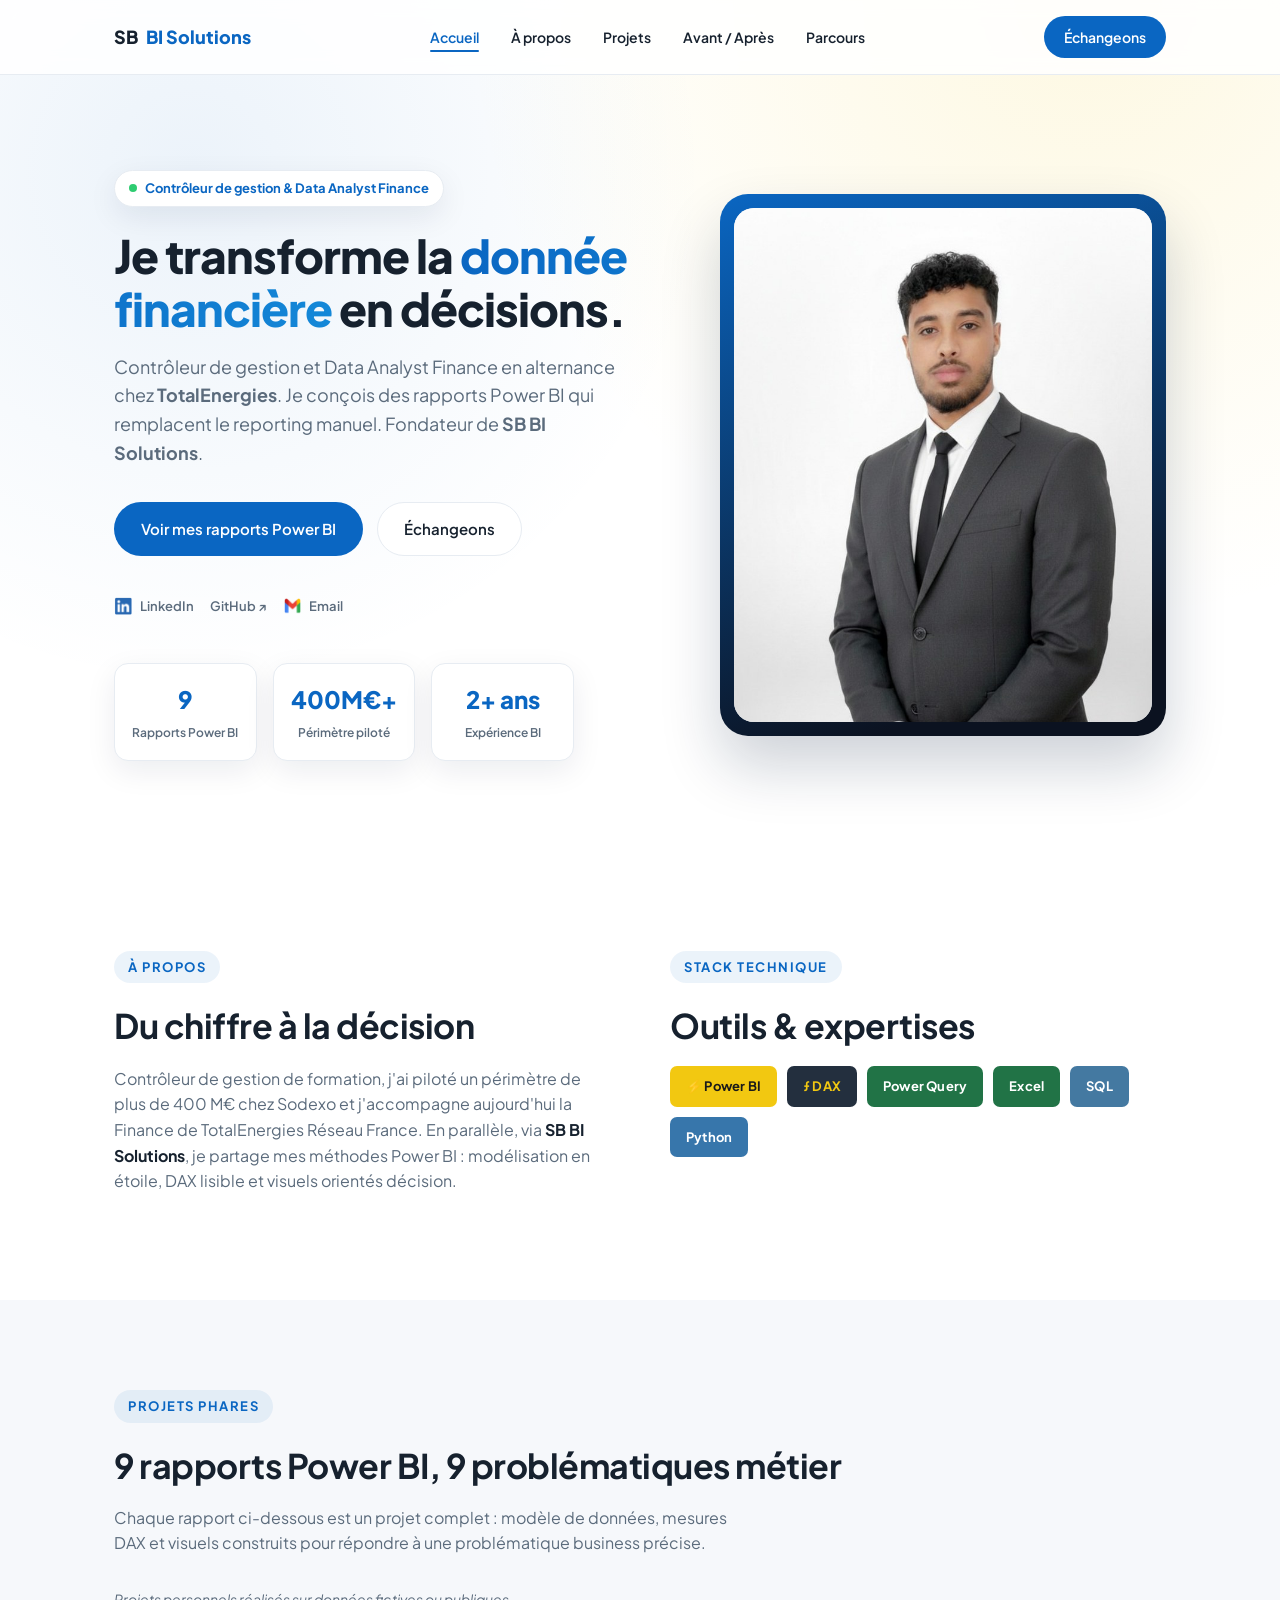
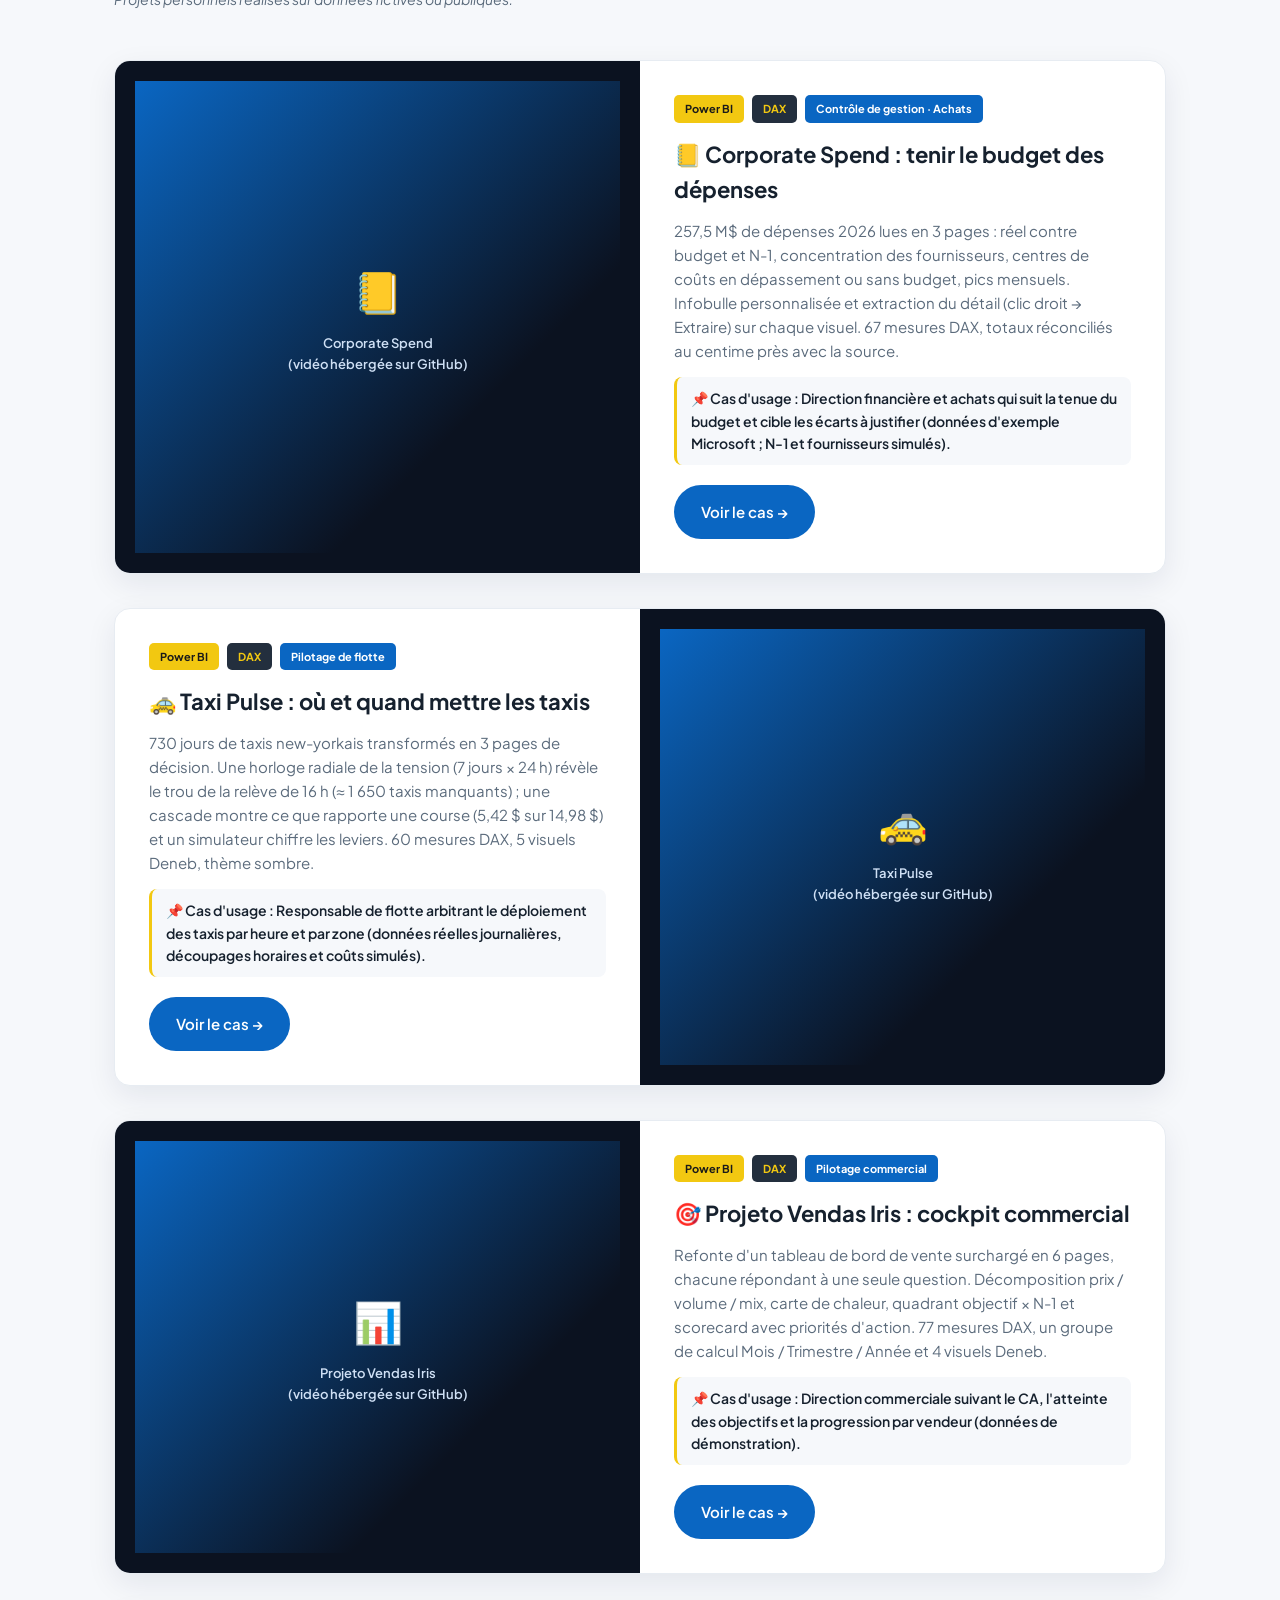
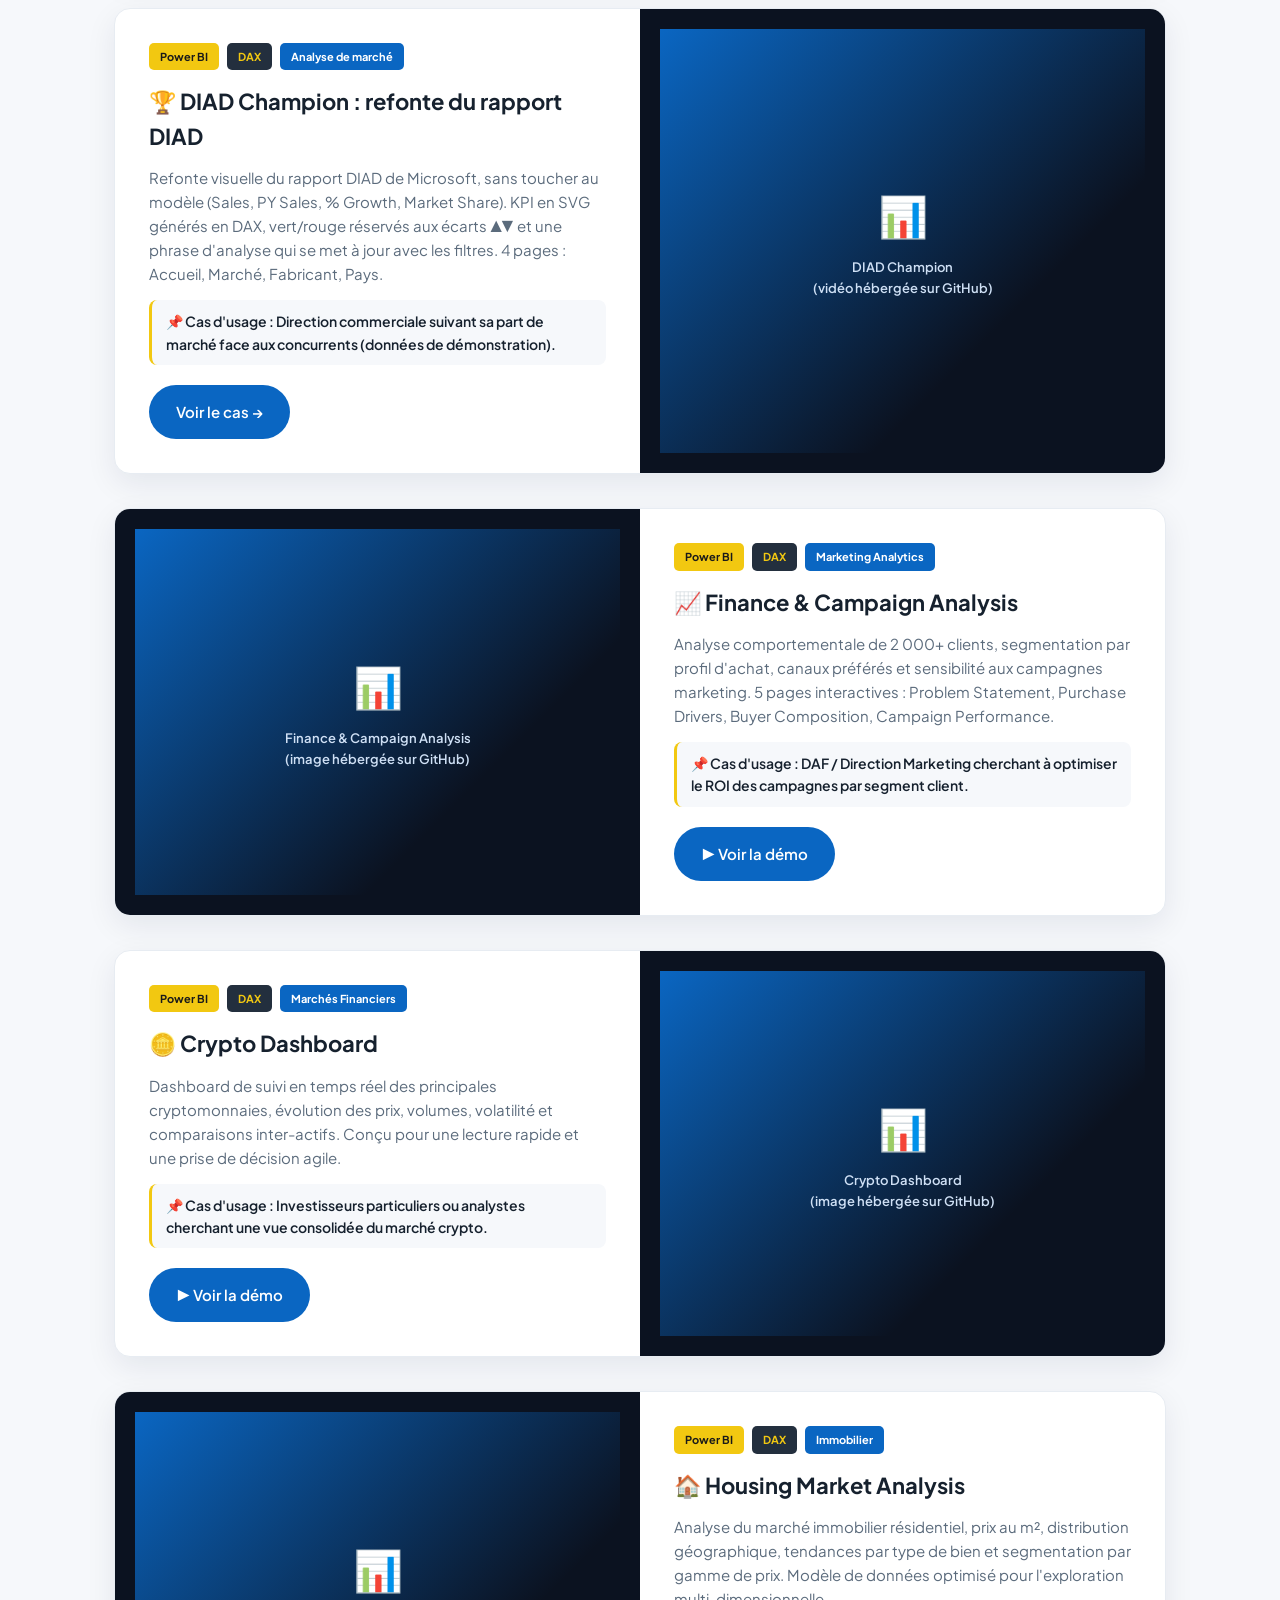
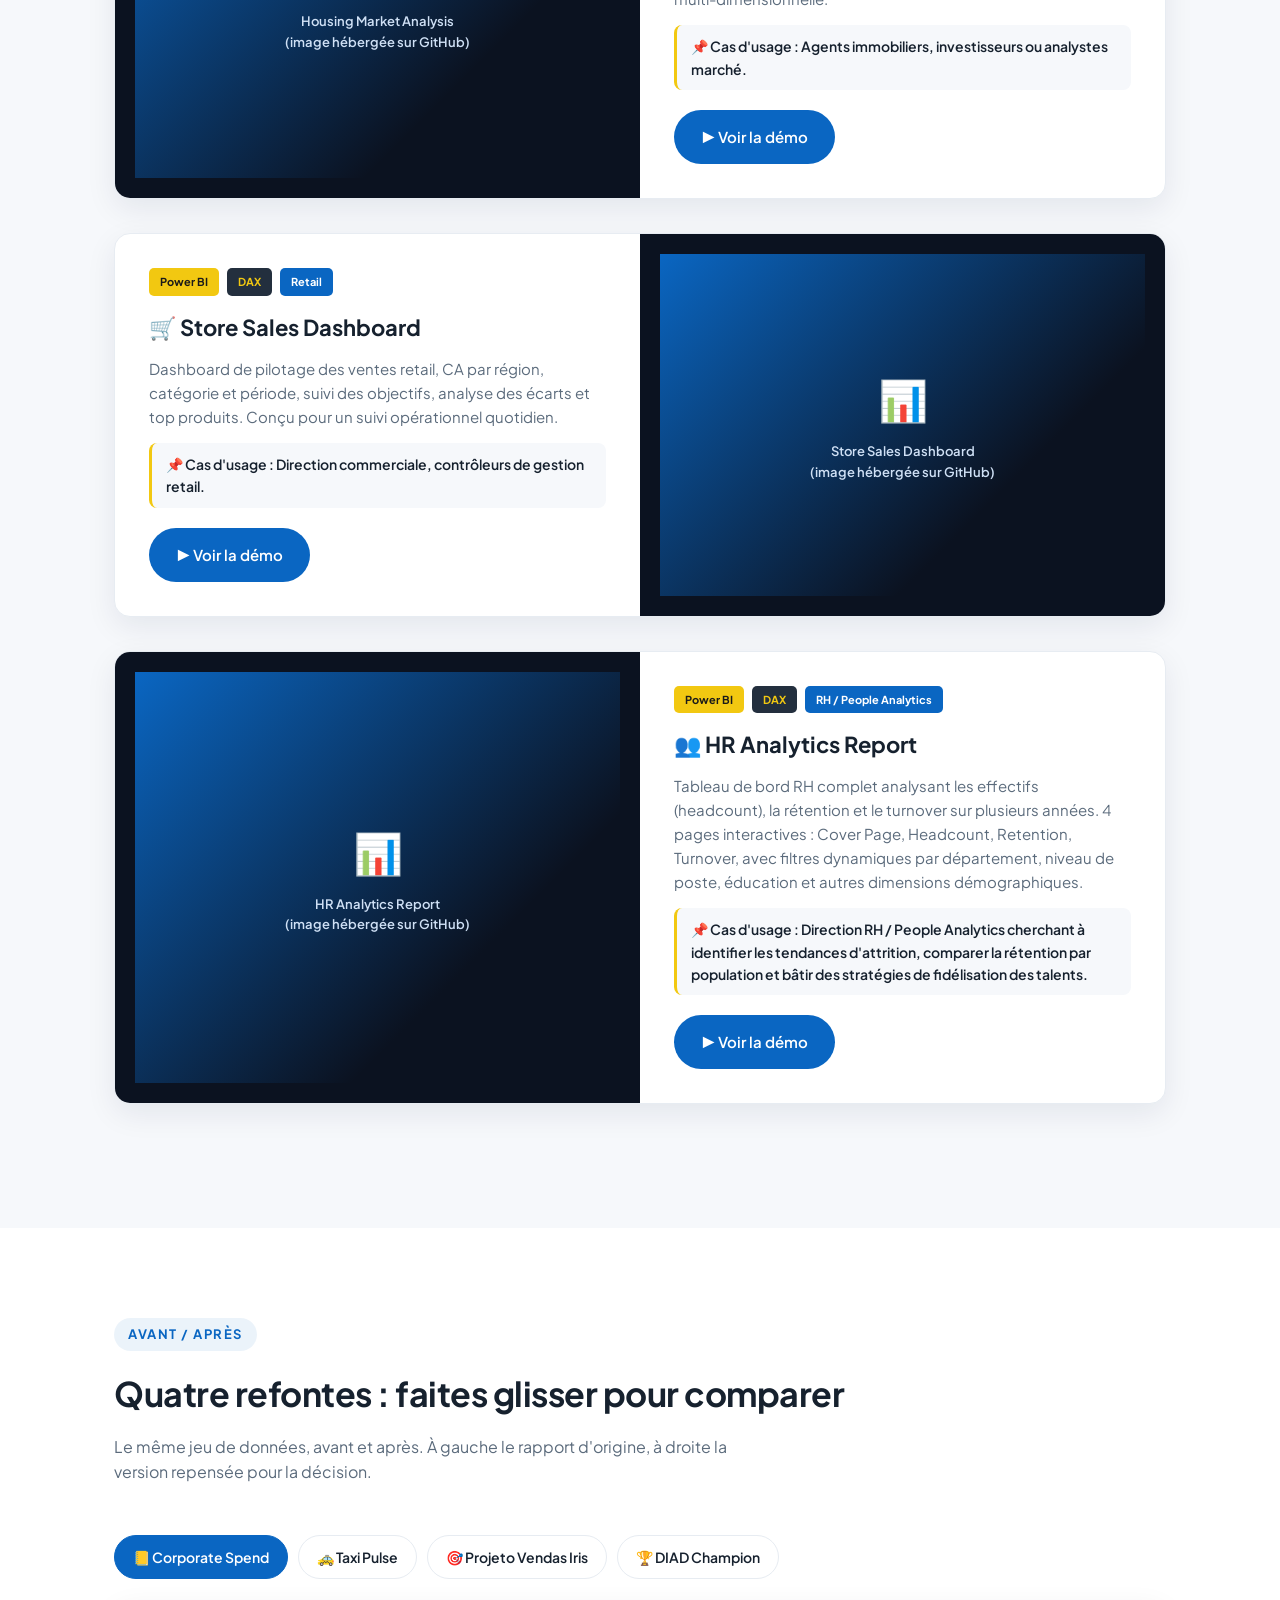
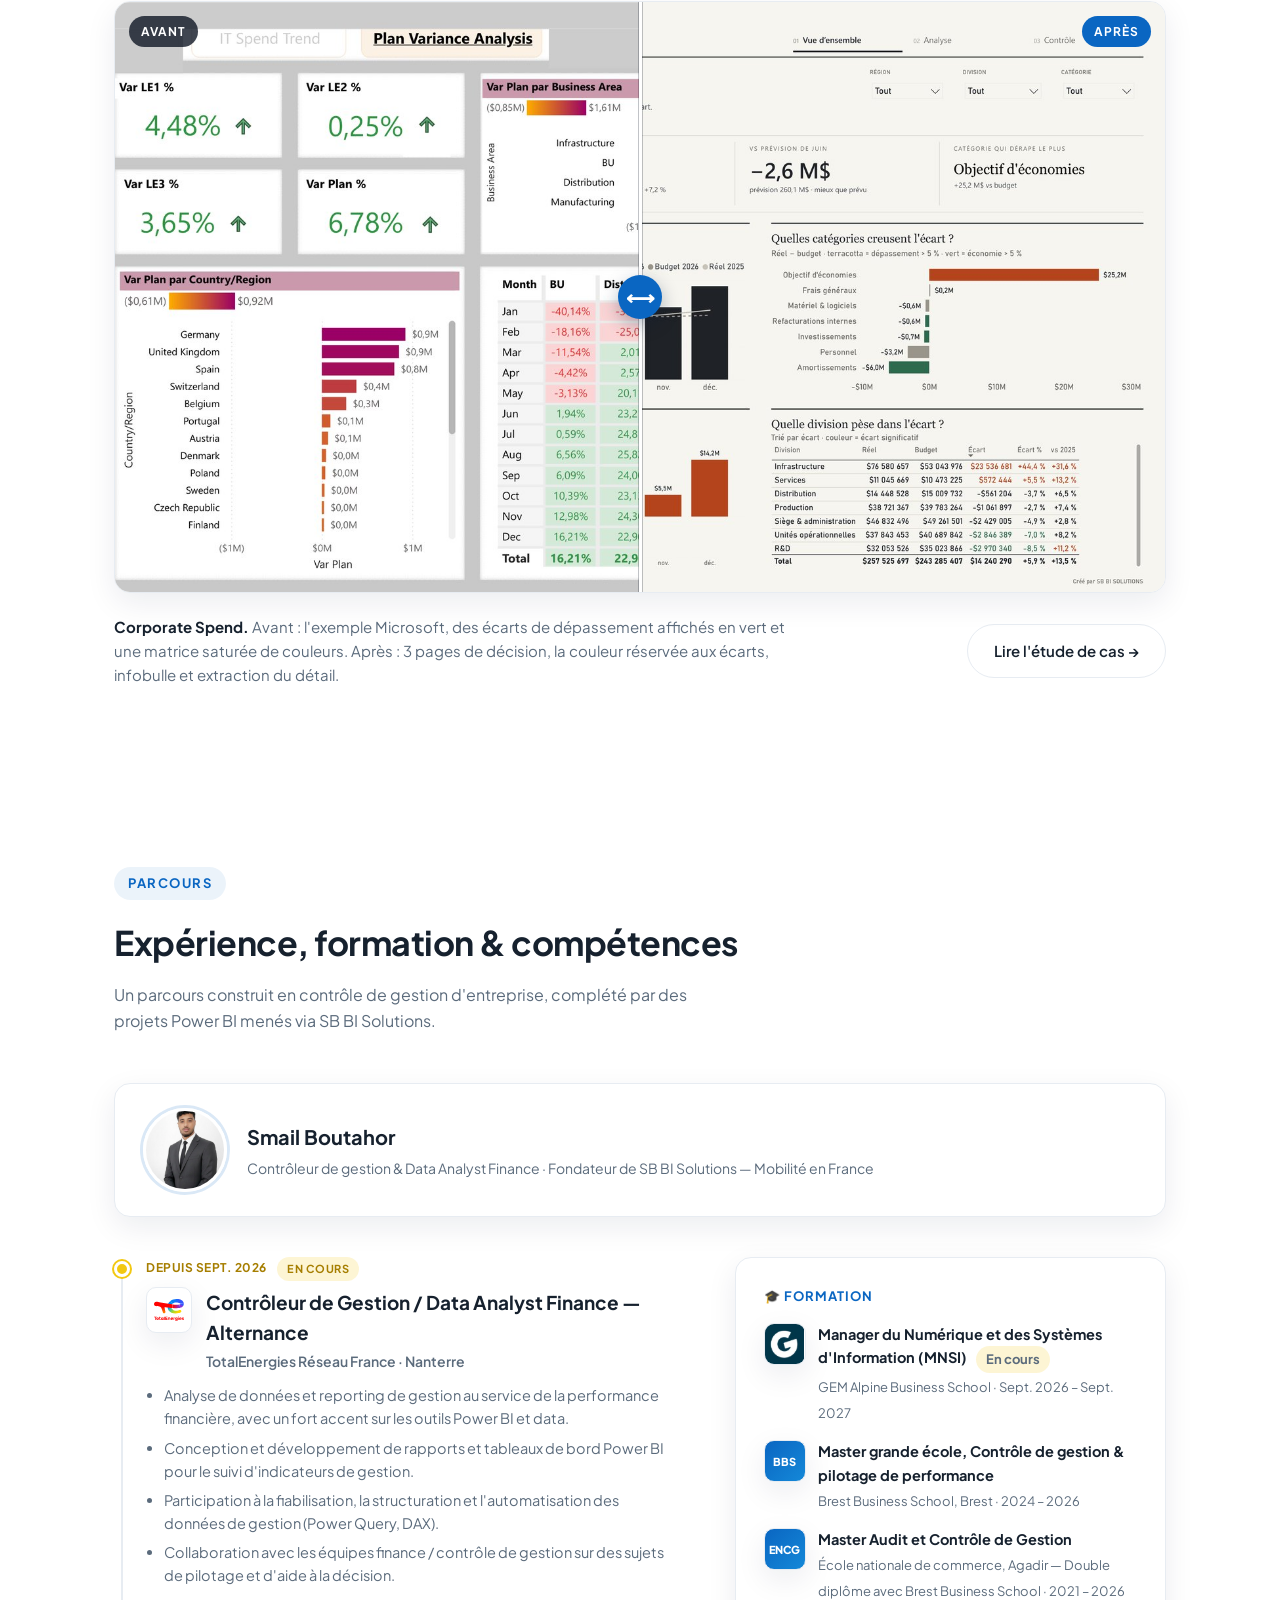
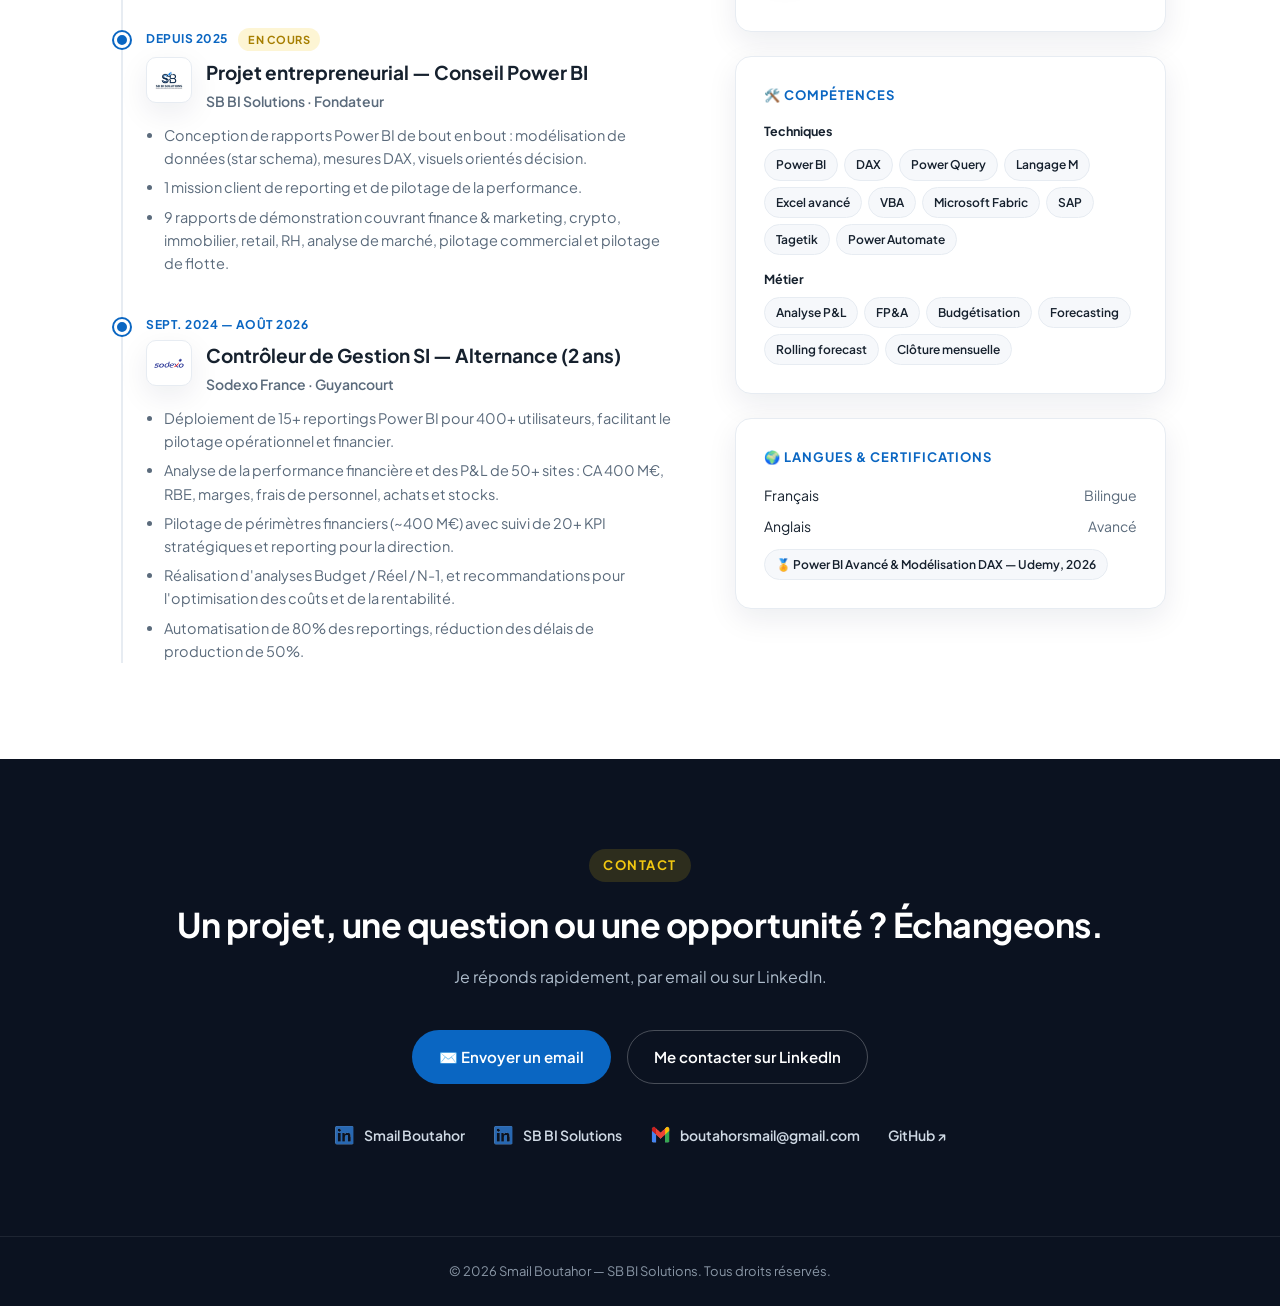
<file: index.html>
<!DOCTYPE html>
<html lang="fr">
<head>
<meta charset="UTF-8">
<meta name="viewport" content="width=device-width, initial-scale=1.0">
<title>Smail Boutahor — Contrôleur de gestion &amp; Data Analyst Finance</title>
<meta name="description" content="Smail Boutahor — Contrôleur de gestion et Data Analyst Finance en alternance chez TotalEnergies, fondateur de SB BI Solutions. Portfolio de rapports Power BI, parcours et compétences.">

<!-- Favicon -->
<link rel="icon" type="image/x-icon" href="favicon.ico">
<link rel="icon" type="image/png" sizes="32x32" href="assets/favicon-32.png">
<link rel="apple-touch-icon" sizes="180x180" href="assets/apple-touch-icon.png">

<!-- Open Graph / partage LinkedIn, WhatsApp, etc. -->
<meta property="og:type" content="website">
<meta property="og:title" content="Smail Boutahor — Contrôleur de gestion &amp; Data Analyst Finance">
<meta property="og:description" content="Contrôleur de gestion et Data Analyst Finance en alternance chez TotalEnergies, fondateur de SB BI Solutions. Portfolio de rapports Power BI, parcours et compétences.">
<meta property="og:image" content="https://smail-erdg.github.io/assets/og-image.jpg">
<meta property="og:url" content="https://smail-erdg.github.io/">
<meta property="og:locale" content="fr_FR">

<!-- Twitter Card -->
<meta name="twitter:card" content="summary_large_image">
<meta name="twitter:title" content="Smail Boutahor — Contrôleur de gestion &amp; Data Analyst Finance">
<meta name="twitter:description" content="Contrôleur de gestion et Data Analyst Finance en alternance chez TotalEnergies, fondateur de SB BI Solutions. Portfolio de rapports Power BI, parcours et compétences.">
<meta name="twitter:image" content="https://smail-erdg.github.io/assets/og-image.jpg">

<!-- Police -->
<link rel="preconnect" href="https://fonts.googleapis.com">
<link rel="preconnect" href="https://fonts.gstatic.com" crossorigin>
<link href="https://fonts.googleapis.com/css2?family=Plus+Jakarta+Sans:wght@400;500;600;700;800&display=swap" rel="stylesheet">

<style>
  :root{
    --blue:#0A66C2;
    --gold:#F2C811;
    --dark:#0b1220;
    --ink:#16212e;
    --muted:#5b6b7c;
    --line:#e7ecf2;
    --bg:#ffffff;
    --bg-soft:#f6f8fb;
    --radius:16px;
    --shadow:0 10px 30px rgba(10,30,60,0.08);
  }
  *{box-sizing:border-box;margin:0;padding:0;}
  html{scroll-behavior:smooth;}
  body{
    font-family:'Plus Jakarta Sans',-apple-system,BlinkMacSystemFont,'Segoe UI',Roboto,'Helvetica Neue',Arial,sans-serif;
    color:var(--ink);
    background:var(--bg);
    line-height:1.6;
    -webkit-font-smoothing:antialiased;
  }
  h1,h2,h3,h4{font-family:'Plus Jakarta Sans',-apple-system,BlinkMacSystemFont,'Segoe UI',Roboto,'Helvetica Neue',Arial,sans-serif;font-weight:700;}
  img{max-width:100%;display:block;}
  /* ---------- BADGES (no external images — pure CSS) ---------- */
  .badge{
    display:inline-flex;align-items:center;gap:6px;
    font-weight:700;font-size:13px;
    padding:10px 16px;border-radius:7px;
    letter-spacing:.2px;
  }
  .badge-powerbi{background:#F2C811;color:#1a1a1a;}
  .badge-dax{background:#232F3E;color:#F2C811;}
  .badge-pq{background:#217346;color:#fff;}
  .badge-excel{background:#217346;color:#fff;}
  .badge-sql{background:#4479A1;color:#fff;}
  .badge-python{background:#3776AB;color:#fff;}
  .tag{
    display:inline-flex;align-items:center;
    font-weight:700;font-size:11px;
    padding:5px 11px;border-radius:5px;
  }
  .tag-powerbi{background:#F2C811;color:#1a1a1a;}
  .tag-dax{background:#232F3E;color:#F2C811;}
  .tag-cat{background:var(--blue);color:#fff;}
  .media-fallback{
    display:none;
    width:100%;height:100%;min-height:280px;
    align-items:center;justify-content:center;
    flex-direction:column;gap:10px;
    background:linear-gradient(135deg,#0A66C2,#0b1220 70%);
    color:#fff;text-align:center;padding:24px;
  }
  .media-fallback .mf-icon{font-size:40px;}
  .media-fallback .mf-text{font-size:13px;font-weight:600;color:#cfe0f5;}
  a{color:inherit;text-decoration:none;}
  .container{max-width:1100px;margin:0 auto;padding:0 24px;}
  section{padding:90px 0;}
  .section-tag{
    display:inline-block;
    font-size:13px;
    font-weight:700;
    letter-spacing:1.5px;
    text-transform:uppercase;
    color:var(--blue);
    background:rgba(10,102,194,0.08);
    padding:6px 14px;
    border-radius:50px;
    margin-bottom:16px;
  }
  .section-title{
    font-size:34px;
    font-weight:700;
    margin-bottom:12px;
    letter-spacing:-0.5px;
  }
  .section-sub{
    color:var(--muted);
    font-size:16px;
    max-width:620px;
    margin-bottom:50px;
  }

  /* ---------- NAV ---------- */
  header{
    position:fixed;
    top:0;left:0;right:0;
    z-index:1000;
    background:rgba(255,255,255,0.85);
    backdrop-filter:blur(10px);
    border-bottom:1px solid var(--line);
  }
  nav{
    max-width:1100px;
    margin:0 auto;
    padding:16px 24px;
    display:flex;
    align-items:center;
    justify-content:space-between;
  }
  .logo{
    font-weight:800;
    font-size:18px;
    display:flex;
    align-items:center;
    gap:8px;
  }
  .logo span{color:var(--blue);}
  .nav-links{display:flex;gap:32px;list-style:none;}
  .nav-links a{
    position:relative;
    font-weight:600;
    font-size:14px;
    color:var(--ink);
    transition:color .2s;
    padding-bottom:6px;
  }
  .nav-links a::after{
    content:'';
    position:absolute;
    left:0;right:0;bottom:0;
    height:2px;
    background:var(--blue);
    border-radius:2px;
    transform:scaleX(0);
    transform-origin:center;
    transition:transform .25s ease;
  }
  .nav-links a:hover{color:var(--blue);}
  .nav-links a:hover::after{transform:scaleX(1);}
  .nav-links a.active{color:var(--blue);}
  .nav-links a.active::after{transform:scaleX(1);}
  .nav-cta{
    background:var(--blue);
    color:#fff !important;
    padding:10px 20px;
    border-radius:50px;
    font-weight:600;
    font-size:14px;
    transition:transform .2s, box-shadow .2s;
  }
  .nav-cta:hover{transform:translateY(-2px);box-shadow:0 8px 20px rgba(10,102,194,0.35);}
  .nav-toggle{display:none;}

  /* ---------- HERO ---------- */
  .hero{
    padding:170px 0 100px;
    background:
      radial-gradient(circle at 15% 20%, rgba(10,102,194,0.08), transparent 40%),
      radial-gradient(circle at 85% 0%, rgba(242,200,17,0.12), transparent 45%);
  }
  .hero-grid{
    display:grid;
    grid-template-columns:1.1fr 0.9fr;
    gap:60px;
    align-items:center;
  }
  .eyebrow{
    display:inline-flex;
    align-items:center;
    gap:8px;
    font-size:13px;
    font-weight:700;
    color:var(--blue);
    background:#fff;
    border:1px solid var(--line);
    padding:7px 14px;
    border-radius:50px;
    margin-bottom:22px;
    box-shadow:var(--shadow);
  }
  .dot{width:8px;height:8px;border-radius:50%;background:#2ecc71;}
  .hero h1{
    font-size:46px;
    font-weight:800;
    line-height:1.15;
    letter-spacing:-1px;
    margin-bottom:18px;
  }
  .hero h1 .accent{
    background:linear-gradient(90deg,var(--blue),#1488d8);
    -webkit-background-clip:text;
    background-clip:text;
    color:transparent;
  }
  .hero p.lead{
    font-size:18px;
    color:var(--muted);
    max-width:520px;
    margin-bottom:34px;
  }
  .hero-actions{display:flex;gap:14px;flex-wrap:wrap;margin-bottom:40px;}
  .btn{
    display:inline-flex;
    align-items:center;
    gap:8px;
    padding:14px 26px;
    border-radius:50px;
    font-weight:600;
    font-size:15px;
    cursor:pointer;
    transition:transform .2s, box-shadow .2s, background .2s;
    border:1px solid transparent;
  }
  .btn-primary{
    background:var(--blue);
    color:#fff;
  }
  .btn-primary:hover{transform:translateY(-2px);box-shadow:0 10px 24px rgba(10,102,194,0.35);}
  .btn-ghost{
    background:#fff;
    color:var(--ink);
    border-color:var(--line);
  }
  .btn-ghost:hover{border-color:var(--blue);color:var(--blue);transform:translateY(-2px);}
  .hero-socials{display:flex;gap:16px;align-items:center;}
  .social-pill{
    display:flex;
    align-items:center;
    gap:8px;
    font-size:13px;
    font-weight:600;
    color:var(--muted);
  }
  .social-pill img{width:18px;height:18px;}
  .hero-stats{
    display:grid;
    grid-template-columns:repeat(3,1fr);
    gap:16px;
    margin-top:46px;
    max-width:460px;
  }
  .stat{
    background:#fff;
    border:1px solid var(--line);
    border-radius:14px;
    padding:16px;
    text-align:center;
    box-shadow:var(--shadow);
  }
  .stat b{display:block;font-size:24px;font-weight:800;color:var(--blue);}
  .stat span{font-size:12px;color:var(--muted);font-weight:600;}

  .hero-card{
    position:relative;
    border-radius:28px;
    overflow:visible;
    background:linear-gradient(160deg,#0A66C2,#0b1220 85%);
    padding:14px;
    box-shadow:0 30px 60px rgba(10,30,60,0.2);
  }
  .hero-card .photo-frame{
    border-radius:20px;
    overflow:hidden;
    background:#dfe8f2;
    aspect-ratio:700/860;
  }
  .hero-card .photo-frame img{
    width:100%;height:100%;
    object-fit:cover;
    object-position:center 18%;
    display:block;
  }
  .hero-float{
    position:absolute;
    background:#fff;
    border-radius:14px;
    padding:12px 16px;
    box-shadow:0 14px 30px rgba(10,30,60,0.22);
    max-width:210px;
  }
  .hero-float .hf-label{
    font-size:10.5px;
    font-weight:700;
    letter-spacing:1px;
    text-transform:uppercase;
    color:var(--blue);
    margin-bottom:3px;
  }
  .hero-float .hf-value{font-size:14px;font-weight:700;color:var(--ink);}
  .hero-float.hf-top{top:20px;right:-18px;}
  .hero-float.hf-bottom{bottom:-20px;left:-18px;}

  /* ---------- ABOUT / STACK ---------- */
  .about-grid{
    display:grid;
    grid-template-columns:1fr 1fr;
    gap:60px;
    align-items:start;
  }
  .about-grid p{color:var(--muted);font-size:16px;margin-bottom:16px;}
  .about-grid strong{color:var(--ink);}
  .stack-badges{display:flex;flex-wrap:wrap;gap:10px;margin-top:12px;}
  .stack-badges img{height:32px;}

  /* ---------- PROJECTS ---------- */
  .projects{background:var(--bg-soft);}
  .project-card{
    background:#fff;
    border:1px solid var(--line);
    border-radius:var(--radius);
    overflow:hidden;
    box-shadow:var(--shadow);
    margin-bottom:34px;
    display:grid;
    grid-template-columns:1fr 1fr;
  }
  .project-card:nth-child(even){direction:rtl;}
  .project-card:nth-child(even) > *{direction:ltr;}
  .project-media{
    background:#0b1220;
    display:flex;
    align-items:center;
    justify-content:center;
    min-height:360px;
    padding:20px;
  }
  .project-media img{width:100%;height:100%;object-fit:contain;border-radius:8px;}
  .project-body{padding:34px;display:flex;flex-direction:column;justify-content:center;}
  .project-tags{display:flex;flex-wrap:wrap;gap:8px;margin-bottom:14px;}
  .project-tags img{height:24px;}
  .project-body h3{font-size:22px;font-weight:700;margin-bottom:12px;}
  .project-body p{color:var(--muted);font-size:15px;margin-bottom:14px;}
  .usecase{
    font-size:14px;
    font-weight:600;
    color:var(--ink);
    background:var(--bg-soft);
    border-left:3px solid var(--gold);
    padding:10px 14px;
    border-radius:8px;
    margin-bottom:20px;
  }
  .project-cta{align-self:flex-start;}

  /* ---------- PARCOURS / TIMELINE ---------- */
  .parcours-layout{
    display:grid;
    grid-template-columns:1.3fr 1fr;
    gap:60px;
    align-items:start;
  }
  .timeline{position:relative;padding-left:32px;}
  .timeline::before{
    content:'';
    position:absolute;
    left:7px;top:6px;bottom:6px;
    width:2px;
    background:var(--line);
  }
  .tl-item{position:relative;margin-bottom:40px;}
  .tl-item:last-child{margin-bottom:0;}
  .tl-dot{
    position:absolute;
    left:-32px;top:4px;
    width:16px;height:16px;
    border-radius:50%;
    background:var(--blue);
    border:3px solid #fff;
    box-shadow:0 0 0 2px var(--blue);
  }
  .tl-item.current .tl-dot{background:var(--gold);box-shadow:0 0 0 2px var(--gold);}
  .tl-dates{
    font-size:12px;
    font-weight:700;
    color:var(--blue);
    letter-spacing:.5px;
    text-transform:uppercase;
    margin-bottom:6px;
  }
  .tl-item.current .tl-dates{color:#a67e00;}
  .tl-head{display:flex;align-items:flex-start;gap:14px;margin-bottom:12px;}
  .tl-logo{
    width:46px;height:46px;
    border-radius:10px;
    background:#fff;
    border:1px solid var(--line);
    box-shadow:var(--shadow);
    display:flex;align-items:center;justify-content:center;
    flex-shrink:0;
    overflow:hidden;
  }
  .tl-logo img{width:70%;height:70%;object-fit:contain;}
  .tl-logo.tl-logo-mono{
    background:linear-gradient(135deg,var(--blue),#1488d8);
    color:#fff;font-weight:800;font-size:15px;letter-spacing:.5px;
  }
  .tl-item h3{font-size:19px;font-weight:700;margin-bottom:2px;}
  .tl-company{font-size:14px;font-weight:600;color:var(--muted);margin-bottom:0;}
  .tl-item ul{padding-left:18px;color:var(--muted);font-size:14.5px;}
  .tl-item ul li{margin-bottom:6px;}
  .cv-header{
    display:flex;
    align-items:center;
    gap:20px;
    background:#fff;
    border:1px solid var(--line);
    border-radius:var(--radius);
    padding:24px 28px;
    box-shadow:var(--shadow);
    margin-bottom:40px;
  }
  .cv-header img{
    width:84px;height:84px;
    border-radius:50%;
    object-fit:cover;
    border:3px solid #fff;
    box-shadow:0 0 0 3px rgba(10,102,194,0.15);
    flex-shrink:0;
  }
  .cv-header h3{font-size:20px;font-weight:700;margin-bottom:4px;}
  .cv-header p{font-size:14px;color:var(--muted);}
  .current-badge{
    display:inline-block;
    font-size:11px;
    font-weight:700;
    color:#a67e00;
    background:rgba(242,200,17,0.18);
    padding:3px 10px;
    border-radius:50px;
    margin-left:8px;
    vertical-align:middle;
  }

  .side-card{
    background:#fff;
    border:1px solid var(--line);
    border-radius:var(--radius);
    padding:28px;
    box-shadow:var(--shadow);
    margin-bottom:24px;
  }
  .side-card h4{
    font-size:13px;
    font-weight:700;
    text-transform:uppercase;
    letter-spacing:1px;
    color:var(--blue);
    margin-bottom:16px;
  }
  .formation-item{margin-bottom:16px;display:flex;gap:12px;align-items:flex-start;}
  .formation-item .fl-logo{width:42px;height:42px;font-size:11px;letter-spacing:.3px;}
  .formation-item .fl-full img{width:100%;height:100%;}
  .formation-item b .current-badge{display:inline-block;margin-left:6px;vertical-align:middle;}
  .formation-item:last-child{margin-bottom:0;}
  .formation-item b{display:block;font-size:14.5px;}
  .formation-item span{font-size:13px;color:var(--muted);}
  .skill-group{margin-bottom:14px;}
  .skill-group:last-child{margin-bottom:0;}
  .skill-group p{font-size:12.5px;font-weight:700;color:var(--ink);margin-bottom:8px;}
  .pill-list{display:flex;flex-wrap:wrap;gap:6px;}
  .pill{
    font-size:12px;
    font-weight:600;
    background:var(--bg-soft);
    border:1px solid var(--line);
    padding:5px 11px;
    border-radius:50px;
    color:var(--ink);
  }
  .lang-row{display:flex;justify-content:space-between;font-size:14px;margin-bottom:8px;}
  .lang-row span:last-child{color:var(--muted);}

  /* ---------- CONTACT / FOOTER ---------- */
  .contact{
    background:var(--dark);
    color:#fff;
    text-align:center;
  }
  .contact .section-title{color:#fff;}
  .contact .section-sub{color:#aebccb;margin:0 auto 40px;}
  .contact-actions{display:flex;justify-content:center;gap:16px;flex-wrap:wrap;margin-bottom:40px;}
  .contact .btn-ghost{background:transparent;color:#fff;border-color:rgba(255,255,255,0.25);}
  .contact .btn-ghost:hover{border-color:var(--gold);color:var(--gold);}
  .contact-socials{display:flex;justify-content:center;gap:28px;flex-wrap:wrap;}
  .contact-socials a{
    display:flex;align-items:center;gap:10px;
    font-weight:600;font-size:14px;color:#cfd9e4;
    transition:color .2s;
  }
  .contact-socials a:hover{color:var(--gold);}
  .contact-socials img{width:20px;height:20px;}
  footer.bottom{
    text-align:center;
    padding:24px;
    font-size:13px;
    color:#8a97a6;
    background:var(--dark);
    border-top:1px solid rgba(255,255,255,0.08);
  }

  @media (max-width: 860px){
    .nav-links{display:none;}
    .hero-grid, .about-grid, .parcours-layout{grid-template-columns:1fr;}
    .project-card, .project-card:nth-child(even){grid-template-columns:1fr;direction:ltr;}
    .hero h1{font-size:34px;}
    section{padding:64px 0;}
    .hero{padding-top:140px;}
  }

  /* ---------- AVANT / APRÈS ---------- */
  .ba-tabs{display:flex;gap:10px;flex-wrap:wrap;margin-bottom:22px;}
  .ba-tab{font:inherit;font-weight:600;font-size:14px;padding:10px 18px;border-radius:50px;border:1px solid var(--line);background:#fff;color:var(--ink);cursor:pointer;transition:border-color .2s,color .2s,background .2s;}
  .ba-tab:hover{border-color:var(--blue);color:var(--blue);}
  .ba-tab[aria-selected="true"]{background:var(--blue);border-color:var(--blue);color:#fff;}
  .ba-frame{--p:50%;position:relative;aspect-ratio:16/9;border-radius:var(--radius);overflow:hidden;background:#fff;border:1px solid var(--line);box-shadow:var(--shadow);user-select:none;}
  .ba-frame img{position:absolute;inset:0;width:100%;height:100%;object-fit:cover;}
  .ba-before{clip-path:inset(0 calc(100% - var(--p)) 0 0);}
  .ba-handle{position:absolute;top:0;bottom:0;left:var(--p);width:3px;margin-left:-1.5px;background:#fff;box-shadow:0 0 0 1px rgba(11,18,32,.25);pointer-events:none;}
  .ba-handle::after{content:'⟷';position:absolute;top:50%;left:50%;transform:translate(-50%,-50%);width:44px;height:44px;border-radius:50%;background:var(--blue);color:#fff;display:flex;align-items:center;justify-content:center;font-size:20px;font-weight:700;box-shadow:0 6px 18px rgba(10,30,60,.3);}
  .ba-label{position:absolute;top:14px;font-size:12px;font-weight:700;letter-spacing:1px;text-transform:uppercase;padding:6px 12px;border-radius:50px;pointer-events:none;}
  .ba-l{left:14px;background:rgba(11,18,32,.78);color:#fff;}
  .ba-r{right:14px;background:var(--blue);color:#fff;}
  .ba-range{position:absolute;inset:0;width:100%;height:100%;margin:0;opacity:0;cursor:ew-resize;}
  .ba-frame:focus-within{outline:3px solid var(--gold);outline-offset:3px;}
  .ba-info{display:flex;justify-content:space-between;align-items:center;gap:20px;flex-wrap:wrap;margin-top:22px;}
  .ba-info p{color:var(--muted);font-size:15px;max-width:700px;margin:0;}
  .ba-info p b{color:var(--ink);}
  .project-links{display:flex;gap:12px;flex-wrap:wrap;align-items:center;}
  @media (max-width: 860px){ .ba-handle::after{width:36px;height:36px;font-size:16px;} .ba-label{top:10px;font-size:11px;} }
</style>
</head>
<body>

<header>
  <nav>
    <div class="logo">SB <span>BI Solutions</span></div>
    <ul class="nav-links">
      <li><a href="#accueil">Accueil</a></li>
      <li><a href="#apropos">À propos</a></li>
      <li><a href="#projets">Projets</a></li>
      <li><a href="#refontes">Avant / Après</a></li>
      <li><a href="#parcours">Parcours</a></li>
    </ul>
    <a href="#contact" class="nav-cta">Échangeons</a>
  </nav>
</header>

<!-- ================= HERO ================= -->
<section class="hero" id="accueil">
  <div class="container hero-grid">
    <div>
      <div class="eyebrow"><span class="dot"></span> Contrôleur de gestion &amp; Data Analyst Finance</div>
      <h1>Je transforme la <span class="accent">donnée financière</span> en décisions.</h1>
      <p class="lead">Contrôleur de gestion et Data Analyst Finance en alternance chez <strong>TotalEnergies</strong>. Je conçois des rapports Power BI qui remplacent le reporting manuel. Fondateur de <strong>SB BI Solutions</strong>.</p>
      <div class="hero-actions">
        <a href="#projets" class="btn btn-primary">Voir mes rapports Power BI</a>
        <a href="#contact" class="btn btn-ghost">Échangeons</a>
      </div>
      <div class="hero-socials">
        <a class="social-pill" href="https://www.linkedin.com/in/smail-boutahor-6996ab276/" target="_blank" rel="noopener">
          <img src="[data-uri]" alt="LinkedIn"> LinkedIn
        </a>
        <a class="social-pill" href="https://github.com/smail-erdg" target="_blank" rel="noopener">GitHub ↗</a>
        <a class="social-pill" href="mailto:boutahorsmail@gmail.com">
          <img src="[data-uri]" alt="Email"> Email
        </a>
      </div>
      <div class="hero-stats">
        <div class="stat"><b>9</b><span>Rapports Power BI</span></div>
        <div class="stat"><b>400M€+</b><span>Périmètre piloté</span></div>
        <div class="stat"><b>2+ ans</b><span>Expérience BI</span></div>
      </div>
    </div>
    <div class="hero-card">
      <div class="photo-frame">
        <img src="assets/profile-large.jpg" alt="Smail Boutahor">
      </div>
    </div>
  </div>
</section>

<!-- ================= ABOUT ================= -->
<section id="apropos">
  <div class="container">
    <div class="about-grid">
      <div>
        <span class="section-tag">À propos</span>
        <h2 class="section-title">Du chiffre à la décision</h2>
        <p>Contrôleur de gestion de formation, j'ai piloté un périmètre de plus de 400 M€ chez Sodexo et j'accompagne aujourd'hui la Finance de TotalEnergies Réseau France. En parallèle, via <strong>SB BI Solutions</strong>, je partage mes méthodes Power BI : modélisation en étoile, DAX lisible et visuels orientés décision.</p>
      </div>
      <div>
        <span class="section-tag">Stack technique</span>
        <h2 class="section-title">Outils &amp; expertises</h2>
        <div class="stack-badges">
          <span class="badge badge-powerbi">⚡ Power BI</span>
          <span class="badge badge-dax">ƒ DAX</span>
          <span class="badge badge-pq">Power Query</span>
          <span class="badge badge-excel">Excel</span>
          <span class="badge badge-sql">SQL</span>
          <span class="badge badge-python">Python</span>
        </div>
      </div>
    </div>
  </div>
</section>

<!-- ================= PROJECTS ================= -->
<section class="projects" id="projets">
  <div class="container">
    <span class="section-tag">Projets phares</span>
    <h2 class="section-title">9 rapports Power BI, 9 problématiques métier</h2>
    <p class="section-sub">Chaque rapport ci-dessous est un projet complet : modèle de données, mesures DAX et visuels construits pour répondre à une problématique business précise.</p>
    <p class="section-sub" style="font-size:14px;margin-top:-18px;"><em>Projets personnels réalisés sur données fictives ou publiques.</em></p>

    <!-- Project Corporate Spend -->
    <div class="project-card">
      <div class="project-media">
        <video data-auto preload="none" poster="assets/posters/corporate-spend.jpg" src="assets/corporate-spend.mp4?v=1" muted loop playsinline style="width:100%;height:100%;object-fit:contain;border-radius:8px;" onerror="this.style.display='none';this.nextElementSibling.style.display='flex';"></video>
        <div class="media-fallback">
          <div class="mf-icon">📒</div>
          <div class="mf-text">Corporate Spend<br>(vidéo hébergée sur GitHub)</div>
        </div>
      </div>
      <div class="project-body">
        <div class="project-tags">
          <span class="tag tag-powerbi">Power BI</span>
          <span class="tag tag-dax">DAX</span>
          <span class="tag tag-cat">Contrôle de gestion · Achats</span>
        </div>
        <h3>📒 Corporate Spend : tenir le budget des dépenses</h3>
        <p>257,5 M$ de dépenses 2026 lues en 3 pages : réel contre budget et N-1, concentration des fournisseurs, centres de coûts en dépassement ou sans budget, pics mensuels. Infobulle personnalisée et extraction du détail (clic droit → Extraire) sur chaque visuel. 67 mesures DAX, totaux réconciliés au centime près avec la source.</p>
        <div class="usecase">📌 Cas d'usage : Direction financière et achats qui suit la tenue du budget et cible les écarts à justifier (données d'exemple Microsoft ; N-1 et fournisseurs simulés).</div>
        <div class="project-links"><a class="btn btn-primary" href="etude-corporate-spend.html">Voir le cas →</a></div>
      </div>
    </div>

    <!-- Project Taxi Pulse -->
    <div class="project-card">
      <div class="project-media">
        <video data-auto preload="none" poster="assets/posters/taxi-pulse.jpg" src="assets/taxi-pulse.mp4?v=2" muted loop playsinline style="width:100%;height:100%;object-fit:contain;border-radius:8px;" onerror="this.style.display='none';this.nextElementSibling.style.display='flex';"></video>
        <div class="media-fallback">
          <div class="mf-icon">🚕</div>
          <div class="mf-text">Taxi Pulse<br>(vidéo hébergée sur GitHub)</div>
        </div>
      </div>
      <div class="project-body">
        <div class="project-tags">
          <span class="tag tag-powerbi">Power BI</span>
          <span class="tag tag-dax">DAX</span>
          <span class="tag tag-cat">Pilotage de flotte</span>
        </div>
        <h3>🚕 Taxi Pulse : où et quand mettre les taxis</h3>
        <p>730 jours de taxis new-yorkais transformés en 3 pages de décision. Une horloge radiale de la tension (7 jours × 24 h) révèle le trou de la relève de 16 h (≈ 1 650 taxis manquants) ; une cascade montre ce que rapporte une course (5,42 $ sur 14,98 $) et un simulateur chiffre les leviers. 60 mesures DAX, 5 visuels Deneb, thème sombre.</p>
        <div class="usecase">📌 Cas d'usage : Responsable de flotte arbitrant le déploiement des taxis par heure et par zone (données réelles journalières, découpages horaires et coûts simulés).</div>
        <div class="project-links"><a class="btn btn-primary" href="etude-taxi-pulse.html">Voir le cas →</a></div>
      </div>
    </div>

    <!-- Project Projeto Vendas Iris -->
    <div class="project-card">
      <div class="project-media">
        <video data-auto preload="none" poster="assets/posters/projeto-vendas-iris.jpg" src="assets/projeto-vendas-iris.mp4?v=3" muted loop playsinline style="width:100%;height:100%;object-fit:contain;border-radius:8px;" onerror="this.style.display='none';this.nextElementSibling.style.display='flex';"></video>
        <div class="media-fallback">
          <div class="mf-icon">📊</div>
          <div class="mf-text">Projeto Vendas Iris<br>(vidéo hébergée sur GitHub)</div>
        </div>
      </div>
      <div class="project-body">
        <div class="project-tags">
          <span class="tag tag-powerbi">Power BI</span>
          <span class="tag tag-dax">DAX</span>
          <span class="tag tag-cat">Pilotage commercial</span>
        </div>
        <h3>🎯 Projeto Vendas Iris : cockpit commercial</h3>
        <p>Refonte d'un tableau de bord de vente surchargé en 6 pages, chacune répondant à une seule question. Décomposition prix / volume / mix, carte de chaleur, quadrant objectif × N-1 et scorecard avec priorités d'action. 77 mesures DAX, un groupe de calcul Mois / Trimestre / Année et 4 visuels Deneb.</p>
        <div class="usecase">📌 Cas d'usage : Direction commerciale suivant le CA, l'atteinte des objectifs et la progression par vendeur (données de démonstration).</div>
        <div class="project-links"><a class="btn btn-primary" href="etude-projeto-vendas-iris.html">Voir le cas →</a></div>
      </div>
    </div>

    <!-- Project DIAD Champion SB -->
    <div class="project-card">
      <div class="project-media">
        <video data-auto preload="none" poster="assets/posters/DIAD_Champion_SB_LinkedIn.jpg" src="assets/DIAD_Champion_SB_LinkedIn.mp4" muted loop playsinline style="width:100%;height:100%;object-fit:contain;border-radius:8px;" onerror="this.style.display='none';this.nextElementSibling.style.display='flex';"></video>
        <div class="media-fallback">
          <div class="mf-icon">📊</div>
          <div class="mf-text">DIAD Champion<br>(vidéo hébergée sur GitHub)</div>
        </div>
      </div>
      <div class="project-body">
        <div class="project-tags">
          <span class="tag tag-powerbi">Power BI</span>
          <span class="tag tag-dax">DAX</span>
          <span class="tag tag-cat">Analyse de marché</span>
        </div>
        <h3>🏆 DIAD Champion : refonte du rapport DIAD</h3>
        <p>Refonte visuelle du rapport DIAD de Microsoft, sans toucher au modèle (Sales, PY Sales, % Growth, Market Share). KPI en SVG générés en DAX, vert/rouge réservés aux écarts ▲▼ et une phrase d'analyse qui se met à jour avec les filtres. 4 pages : Accueil, Marché, Fabricant, Pays.</p>
        <div class="usecase">📌 Cas d'usage : Direction commerciale suivant sa part de marché face aux concurrents (données de démonstration).</div>
        <div class="project-links"><a class="btn btn-primary" href="etude-diad-champion.html">Voir le cas →</a></div>
      </div>
    </div>

    <!-- Project 1 -->
    <div class="project-card">
      <div class="project-media">
        <video data-auto preload="none" poster="assets/posters/finance-campaign-analysis.jpg" src="assets/finance-campaign-analysis.mp4" muted loop playsinline style="width:100%;height:100%;object-fit:contain;border-radius:8px;" onerror="this.style.display='none';this.nextElementSibling.style.display='flex';"></video>
        <div class="media-fallback">
          <div class="mf-icon">📊</div>
          <div class="mf-text">Finance & Campaign Analysis<br>(image hébergée sur GitHub)</div>
        </div>
      </div>
      <div class="project-body">
        <div class="project-tags">
          <span class="tag tag-powerbi">Power BI</span>
          <span class="tag tag-dax">DAX</span>
          <span class="tag tag-cat">Marketing Analytics</span>
        </div>
        <h3>📈 Finance &amp; Campaign Analysis</h3>
        <p>Analyse comportementale de 2 000+ clients, segmentation par profil d'achat, canaux préférés et sensibilité aux campagnes marketing. 5 pages interactives : Problem Statement, Purchase Drivers, Buyer Composition, Campaign Performance.</p>
        <div class="usecase">📌 Cas d'usage : DAF / Direction Marketing cherchant à optimiser le ROI des campagnes par segment client.</div>
        <a class="btn btn-primary project-cta" href="assets/finance-campaign-analysis.mp4" target="_blank" rel="noopener">▶ Voir la démo</a>
      </div>
    </div>

    <!-- Project 2 -->
    <div class="project-card">
      <div class="project-media">
        <video data-auto preload="none" poster="assets/posters/crypto-dashboard.jpg" src="assets/crypto-dashboard.mp4" muted loop playsinline style="width:100%;height:100%;object-fit:contain;border-radius:8px;" onerror="this.style.display='none';this.nextElementSibling.style.display='flex';"></video>
        <div class="media-fallback">
          <div class="mf-icon">📊</div>
          <div class="mf-text">Crypto Dashboard<br>(image hébergée sur GitHub)</div>
        </div>
      </div>
      <div class="project-body">
        <div class="project-tags">
          <span class="tag tag-powerbi">Power BI</span>
          <span class="tag tag-dax">DAX</span>
          <span class="tag tag-cat">Marchés Financiers</span>
        </div>
        <h3>🪙 Crypto Dashboard</h3>
        <p>Dashboard de suivi en temps réel des principales cryptomonnaies, évolution des prix, volumes, volatilité et comparaisons inter-actifs. Conçu pour une lecture rapide et une prise de décision agile.</p>
        <div class="usecase">📌 Cas d'usage : Investisseurs particuliers ou analystes cherchant une vue consolidée du marché crypto.</div>
        <a class="btn btn-primary project-cta" href="assets/crypto-dashboard.mp4" target="_blank" rel="noopener">▶ Voir la démo</a>
      </div>
    </div>

    <!-- Project 3 -->
    <div class="project-card">
      <div class="project-media">
        <video data-auto preload="none" poster="assets/posters/housing-market-analysis.jpg" src="assets/housing-market-analysis.mp4" muted loop playsinline style="width:100%;height:100%;object-fit:contain;border-radius:8px;" onerror="this.style.display='none';this.nextElementSibling.style.display='flex';"></video>
        <div class="media-fallback">
          <div class="mf-icon">📊</div>
          <div class="mf-text">Housing Market Analysis<br>(image hébergée sur GitHub)</div>
        </div>
      </div>
      <div class="project-body">
        <div class="project-tags">
          <span class="tag tag-powerbi">Power BI</span>
          <span class="tag tag-dax">DAX</span>
          <span class="tag tag-cat">Immobilier</span>
        </div>
        <h3>🏠 Housing Market Analysis</h3>
        <p>Analyse du marché immobilier résidentiel, prix au m², distribution géographique, tendances par type de bien et segmentation par gamme de prix. Modèle de données optimisé pour l'exploration multi-dimensionnelle.</p>
        <div class="usecase">📌 Cas d'usage : Agents immobiliers, investisseurs ou analystes marché.</div>
        <a class="btn btn-primary project-cta" href="assets/housing-market-analysis.mp4" target="_blank" rel="noopener">▶ Voir la démo</a>
      </div>
    </div>

    <!-- Project 4 -->
    <div class="project-card">
      <div class="project-media">
        <video data-auto preload="none" poster="assets/posters/store-sales-dashboard.jpg" src="assets/store-sales-dashboard.mp4" muted loop playsinline style="width:100%;height:100%;object-fit:contain;border-radius:8px;" onerror="this.style.display='none';this.nextElementSibling.style.display='flex';"></video>
        <div class="media-fallback">
          <div class="mf-icon">📊</div>
          <div class="mf-text">Store Sales Dashboard<br>(image hébergée sur GitHub)</div>
        </div>
      </div>
      <div class="project-body">
        <div class="project-tags">
          <span class="tag tag-powerbi">Power BI</span>
          <span class="tag tag-dax">DAX</span>
          <span class="tag tag-cat">Retail</span>
        </div>
        <h3>🛒 Store Sales Dashboard</h3>
        <p>Dashboard de pilotage des ventes retail, CA par région, catégorie et période, suivi des objectifs, analyse des écarts et top produits. Conçu pour un suivi opérationnel quotidien.</p>
        <div class="usecase">📌 Cas d'usage : Direction commerciale, contrôleurs de gestion retail.</div>
        <a class="btn btn-primary project-cta" href="assets/store-sales-dashboard.mp4" target="_blank" rel="noopener">▶ Voir la démo</a>
      </div>
    </div>

    <!-- Project 5 -->
    <div class="project-card">
      <div class="project-media">
        <video data-auto preload="none" poster="assets/posters/hr-analytics-report.jpg" src="assets/hr-analytics-report.mp4" muted loop playsinline style="width:100%;height:100%;object-fit:contain;border-radius:8px;" onerror="this.style.display='none';this.nextElementSibling.style.display='flex';"></video>
        <div class="media-fallback">
          <div class="mf-icon">📊</div>
          <div class="mf-text">HR Analytics Report<br>(image hébergée sur GitHub)</div>
        </div>
      </div>
      <div class="project-body">
        <div class="project-tags">
          <span class="tag tag-powerbi">Power BI</span>
          <span class="tag tag-dax">DAX</span>
          <span class="tag tag-cat">RH / People Analytics</span>
        </div>
        <h3>👥 HR Analytics Report</h3>
        <p>Tableau de bord RH complet analysant les effectifs (headcount), la rétention et le turnover sur plusieurs années. 4 pages interactives : Cover Page, Headcount, Retention, Turnover, avec filtres dynamiques par département, niveau de poste, éducation et autres dimensions démographiques.</p>
        <div class="usecase">📌 Cas d'usage : Direction RH / People Analytics cherchant à identifier les tendances d'attrition, comparer la rétention par population et bâtir des stratégies de fidélisation des talents.</div>
        <a class="btn btn-primary project-cta" href="assets/hr-analytics-report.mp4" target="_blank" rel="noopener">▶ Voir la démo</a>
      </div>
    </div>

  </div>
</section>

<!-- ================= AVANT / APRÈS ================= -->
<section id="refontes">
  <div class="container">
    <span class="section-tag">Avant / Après</span>
    <h2 class="section-title">Quatre refontes : faites glisser pour comparer</h2>
    <p class="section-sub">Le même jeu de données, avant et après. À gauche le rapport d'origine, à droite la version repensée pour la décision.</p>
    <div class="ba-tabs" role="tablist" aria-label="Choisir une refonte">
      <button class="ba-tab" role="tab" aria-selected="true" data-ba="corporate">📒 Corporate Spend</button>
      <button class="ba-tab" role="tab" aria-selected="false" data-ba="taxi">🚕 Taxi Pulse</button>
      <button class="ba-tab" role="tab" aria-selected="false" data-ba="iris">🎯 Projeto Vendas Iris</button>
      <button class="ba-tab" role="tab" aria-selected="false" data-ba="diad">🏆 DIAD Champion</button>
    </div>
    <div class="ba-frame" id="ba-frame">
      <img class="ba-after" id="ba-after" src="assets/avant-apres/corporate-apres.jpg" alt="Corporate Spend, après la refonte" width="1600" height="900" loading="lazy">
      <img class="ba-before" id="ba-before" src="assets/avant-apres/corporate-avant.jpg" alt="Corporate Spend, rapport d'origine" width="1600" height="900" loading="lazy">
      <span class="ba-label ba-l">Avant</span><span class="ba-label ba-r">Après</span>
      <div class="ba-handle"></div>
      <input class="ba-range" id="ba-range" type="range" min="0" max="100" value="50" aria-label="Curseur de comparaison avant / après">
    </div>
    <div class="ba-info">
      <p id="ba-text"><b>Corporate Spend.</b> Avant : l'exemple Microsoft, des écarts de dépassement affichés en vert et une matrice saturée de couleurs. Après : 3 pages de décision, la couleur réservée aux écarts, infobulle et extraction du détail.</p>
      <a class="btn btn-ghost" id="ba-link" href="etude-corporate-spend.html">Lire l'étude de cas →</a>
    </div>
  </div>
</section>

<!-- ================= PARCOURS ================= -->
<section id="parcours">
  <div class="container">
    <span class="section-tag">Parcours</span>
    <h2 class="section-title">Expérience, formation &amp; compétences</h2>
    <p class="section-sub">Un parcours construit en contrôle de gestion d'entreprise, complété par des projets Power BI menés via SB BI Solutions.</p>

    <div class="cv-header">
      <img src="assets/profile.jpg" alt="Smail Boutahor">
      <div>
        <h3>Smail Boutahor</h3>
        <p>Contrôleur de gestion &amp; Data Analyst Finance · Fondateur de SB BI Solutions — Mobilité en France</p>
      </div>
    </div>

    <div class="parcours-layout">
      <div class="timeline">

        <div class="tl-item current">
          <div class="tl-dot"></div>
          <div class="tl-dates">Depuis Sept. 2026 <span class="current-badge">En cours</span></div>
          <div class="tl-head">
            <div class="tl-logo"><img src="assets/totalenergies-logo.svg" alt="TotalEnergies"></div>
            <div>
              <h3>Contrôleur de Gestion / Data Analyst Finance — Alternance</h3>
              <div class="tl-company">TotalEnergies Réseau France · Nanterre</div>
            </div>
          </div>
          <ul>
            <li>Analyse de données et reporting de gestion au service de la performance financière, avec un fort accent sur les outils Power BI et data.</li>
            <li>Conception et développement de rapports et tableaux de bord Power BI pour le suivi d'indicateurs de gestion.</li>
            <li>Participation à la fiabilisation, la structuration et l'automatisation des données de gestion (Power Query, DAX).</li>
            <li>Collaboration avec les équipes finance / contrôle de gestion sur des sujets de pilotage et d'aide à la décision.</li>
          </ul>
        </div>

        <div class="tl-item">
          <div class="tl-dot"></div>
          <div class="tl-dates">Depuis 2025 <span class="current-badge">En cours</span></div>
          <div class="tl-head">
            <div class="tl-logo"><img src="assets/sb-bi-solutions-logo.png" alt="SB BI Solutions"></div>
            <div>
              <h3>Projet entrepreneurial — Conseil Power BI</h3>
              <div class="tl-company">SB BI Solutions · Fondateur</div>
            </div>
          </div>
          <ul>
            <li>Conception de rapports Power BI de bout en bout : modélisation de données (star schema), mesures DAX, visuels orientés décision.</li>
            <li>1 mission client de reporting et de pilotage de la performance.</li>
            <li>9 rapports de démonstration couvrant finance &amp; marketing, crypto, immobilier, retail, RH, analyse de marché, pilotage commercial et pilotage de flotte.</li>
          </ul>
        </div>

        <div class="tl-item">
          <div class="tl-dot"></div>
          <div class="tl-dates">Sept. 2024 — Août 2026</div>
          <div class="tl-head">
            <div class="tl-logo"><img src="assets/sodexo-logo.svg" alt="Sodexo France"></div>
            <div>
              <h3>Contrôleur de Gestion SI — Alternance (2 ans)</h3>
              <div class="tl-company">Sodexo France · Guyancourt</div>
            </div>
          </div>
          <ul>
            <li>Déploiement de 15+ reportings Power BI pour 400+ utilisateurs, facilitant le pilotage opérationnel et financier.</li>
            <li>Analyse de la performance financière et des P&amp;L de 50+ sites : CA 400 M€, RBE, marges, frais de personnel, achats et stocks.</li>
            <li>Pilotage de périmètres financiers (~400 M€) avec suivi de 20+ KPI stratégiques et reporting pour la direction.</li>
            <li>Réalisation d'analyses Budget / Réel / N-1, et recommandations pour l'optimisation des coûts et de la rentabilité.</li>
            <li>Automatisation de 80% des reportings, réduction des délais de production de 50%.</li>
          </ul>
        </div>

      </div>

      <div>
        <div class="side-card">
          <h4>🎓 Formation</h4>
          <div class="formation-item">
            <div class="tl-logo fl-logo fl-full"><img src="assets/gem-logo.png" alt="GEM Alpine Business School"></div>
            <div>
              <b>Manager du Numérique et des Systèmes d'Information (MNSI) <span class="current-badge">En cours</span></b>
              <span>GEM Alpine Business School · Sept. 2026 – Sept. 2027</span>
            </div>
          </div>
          <div class="formation-item">
            <div class="tl-logo tl-logo-mono fl-logo">BBS</div>
            <div>
              <b>Master grande école, Contrôle de gestion &amp; pilotage de performance</b>
              <span>Brest Business School, Brest · 2024 – 2026</span>
            </div>
          </div>
          <div class="formation-item">
            <div class="tl-logo tl-logo-mono fl-logo">ENCG</div>
            <div>
              <b>Master Audit et Contrôle de Gestion</b>
              <span>École nationale de commerce, Agadir — Double diplôme avec Brest Business School · 2021 – 2026</span>
            </div>
          </div>
        </div>

        <div class="side-card">
          <h4>🛠️ Compétences</h4>
          <div class="skill-group">
            <p>Techniques</p>
            <div class="pill-list">
              <span class="pill">Power BI</span><span class="pill">DAX</span><span class="pill">Power Query</span>
              <span class="pill">Langage M</span><span class="pill">Excel avancé</span><span class="pill">VBA</span>
              <span class="pill">Microsoft Fabric</span><span class="pill">SAP</span><span class="pill">Tagetik</span>
              <span class="pill">Power Automate</span>
            </div>
          </div>
          <div class="skill-group">
            <p>Métier</p>
            <div class="pill-list">
              <span class="pill">Analyse P&amp;L</span><span class="pill">FP&amp;A</span><span class="pill">Budgétisation</span>
              <span class="pill">Forecasting</span><span class="pill">Rolling forecast</span><span class="pill">Clôture mensuelle</span>
            </div>
          </div>
        </div>

        <div class="side-card">
          <h4>🌍 Langues &amp; certifications</h4>
          <div class="lang-row"><span>Français</span><span>Bilingue</span></div>
          <div class="lang-row"><span>Anglais</span><span>Avancé</span></div>
          <div class="pill-list" style="margin-top:12px;">
            <span class="pill">🏅 Power BI Avancé &amp; Modélisation DAX — Udemy, 2026</span>
          </div>
        </div>
      </div>
    </div>
  </div>
</section>

<!-- ================= CONTACT ================= -->
<section class="contact" id="contact">
  <div class="container">
    <span class="section-tag" style="background:rgba(242,200,17,0.15);color:var(--gold);">Contact</span>
    <h2 class="section-title">Un projet, une question ou une opportunité ? Échangeons.</h2>
    <p class="section-sub">Je réponds rapidement, par email ou sur LinkedIn.</p>
    <div class="contact-actions">
      <a class="btn btn-primary" href="mailto:boutahorsmail@gmail.com">✉️ Envoyer un email</a>
      <a class="btn btn-ghost" href="https://www.linkedin.com/in/smail-boutahor-6996ab276/" target="_blank" rel="noopener">Me contacter sur LinkedIn</a>
    </div>
    <div class="contact-socials">
      <a href="https://www.linkedin.com/in/smail-boutahor-6996ab276/" target="_blank" rel="noopener">
        <img src="[data-uri]" alt="LinkedIn"> Smail Boutahor
      </a>
      <a href="https://www.linkedin.com/company/sb-bi-solutions/" target="_blank" rel="noopener">
        <img src="[data-uri]" alt="LinkedIn"> SB BI Solutions
      </a>
      <a href="mailto:boutahorsmail@gmail.com">
        <img src="[data-uri]" alt="Email"> boutahorsmail@gmail.com
      </a>
      <a href="https://github.com/smail-erdg" target="_blank" rel="noopener">GitHub ↗</a>
    </div>
  </div>
</section>

<footer class="bottom">
  © 2026 Smail Boutahor — SB BI Solutions. Tous droits réservés.
</footer>

<script>
(function(){
  var navLinks = Array.prototype.slice.call(document.querySelectorAll('.nav-links a[href^="#"]'));
  var sections = navLinks.map(function(link){
    return document.getElementById(link.getAttribute('href').slice(1));
  }).filter(Boolean);

  function setActive(id){
    navLinks.forEach(function(link){
      link.classList.toggle('active', link.getAttribute('href') === '#' + id);
    });
  }

  if('IntersectionObserver' in window && sections.length){
    var observer = new IntersectionObserver(function(entries){
      entries.forEach(function(entry){
        if(entry.isIntersecting){
          setActive(entry.target.id);
        }
      });
    }, { rootMargin: '-45% 0px -50% 0px', threshold: 0 });
    sections.forEach(function(section){ observer.observe(section); });
  }

  navLinks.forEach(function(link){
    link.addEventListener('click', function(){
      setActive(link.getAttribute('href').slice(1));
    });
  });
})();
</script>

<script>
(function(){
  /* Comparateur avant / après */
  var D = {
    corporate:{n:'Corporate Spend', t:'Avant : l\'exemple Microsoft, des écarts de dépassement affichés en vert et une matrice saturée de couleurs. Après : 3 pages de décision, la couleur réservée aux écarts, infobulle et extraction du détail.', u:'etude-corporate-spend.html'},
    taxi:{n:'Taxi Pulse', t:'Avant : une page, deux mesures, trois visuels par défaut. Après : 3 pages de décision, 60 mesures DAX, 5 visuels Deneb.', u:'etude-taxi-pulse.html'},
    iris:{n:'Projeto Vendas Iris', t:'Avant : un écran unique saturé de visuels et de top 5. Après : 6 pages, une question chacune, 77 mesures DAX et une scorecard d\'actions.', u:'etude-projeto-vendas-iris.html'},
    diad:{n:'DIAD Champion', t:'Avant : le rapport de formation Microsoft, carte obsolète et titres automatiques. Après : KPI en SVG, écarts ▲▼, phrase d\'analyse dynamique.', u:'etude-diad-champion.html'}
  };
  var frame = document.getElementById('ba-frame');
  if(frame){
    var range = document.getElementById('ba-range');
    var set = function(v){ frame.style.setProperty('--p', v + '%'); };
    range.addEventListener('input', function(){ set(range.value); });
    Array.prototype.forEach.call(document.querySelectorAll('.ba-tab'), function(b){
      b.addEventListener('click', function(){
        var k = b.getAttribute('data-ba'), d = D[k];
        Array.prototype.forEach.call(document.querySelectorAll('.ba-tab'), function(x){ x.setAttribute('aria-selected', x === b ? 'true' : 'false'); });
        document.getElementById('ba-after').src = 'assets/avant-apres/' + k + '-apres.jpg';
        document.getElementById('ba-after').alt = d.n + ', après la refonte';
        document.getElementById('ba-before').src = 'assets/avant-apres/' + k + '-avant.jpg';
        document.getElementById('ba-before').alt = d.n + ', rapport d\'origine';
        document.getElementById('ba-text').innerHTML = '<b>' + d.n + '.</b> ' + d.t;
        document.getElementById('ba-link').href = d.u;
        range.value = 50; set(50);
      });
    });
  }

  /* Vidéos : chargées et lues seulement quand elles sont à l'écran ; pas de lecture auto si l'utilisateur réduit les animations */
  var vids = document.querySelectorAll('video[data-auto]');
  var calme = window.matchMedia && window.matchMedia('(prefers-reduced-motion: reduce)').matches;
  if(calme){ Array.prototype.forEach.call(vids, function(v){ v.controls = true; }); return; }
  if(!('IntersectionObserver' in window)){ Array.prototype.forEach.call(vids, function(v){ v.preload = 'metadata'; v.play().catch(function(){}); }); return; }
  var io = new IntersectionObserver(function(entries){
    entries.forEach(function(e){
      var v = e.target;
      if(e.isIntersecting){ var p = v.play(); if(p && p.catch){ p.catch(function(){}); } }
      else if(!v.paused){ v.pause(); }
    });
  }, { threshold: 0.35 });
  Array.prototype.forEach.call(vids, function(v){ io.observe(v); });
})();
</script>

</body>
</html>
</file>
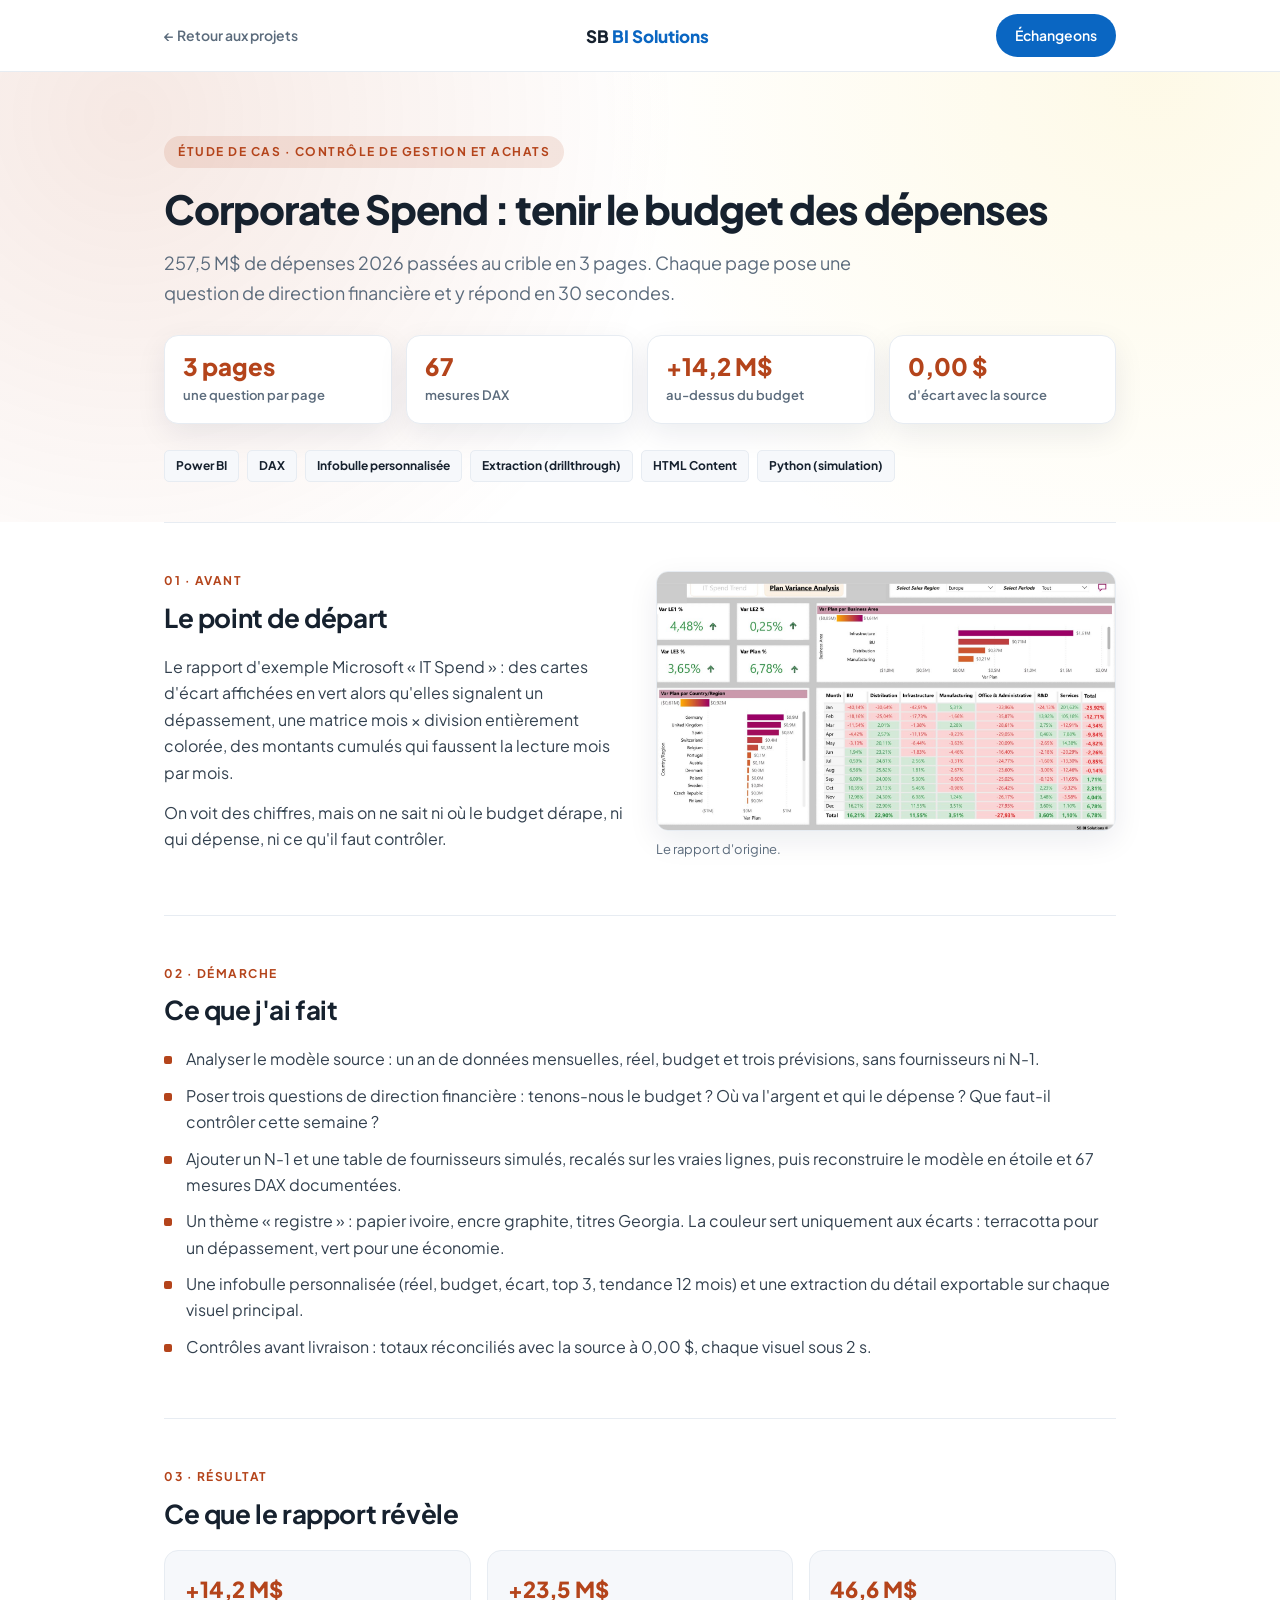
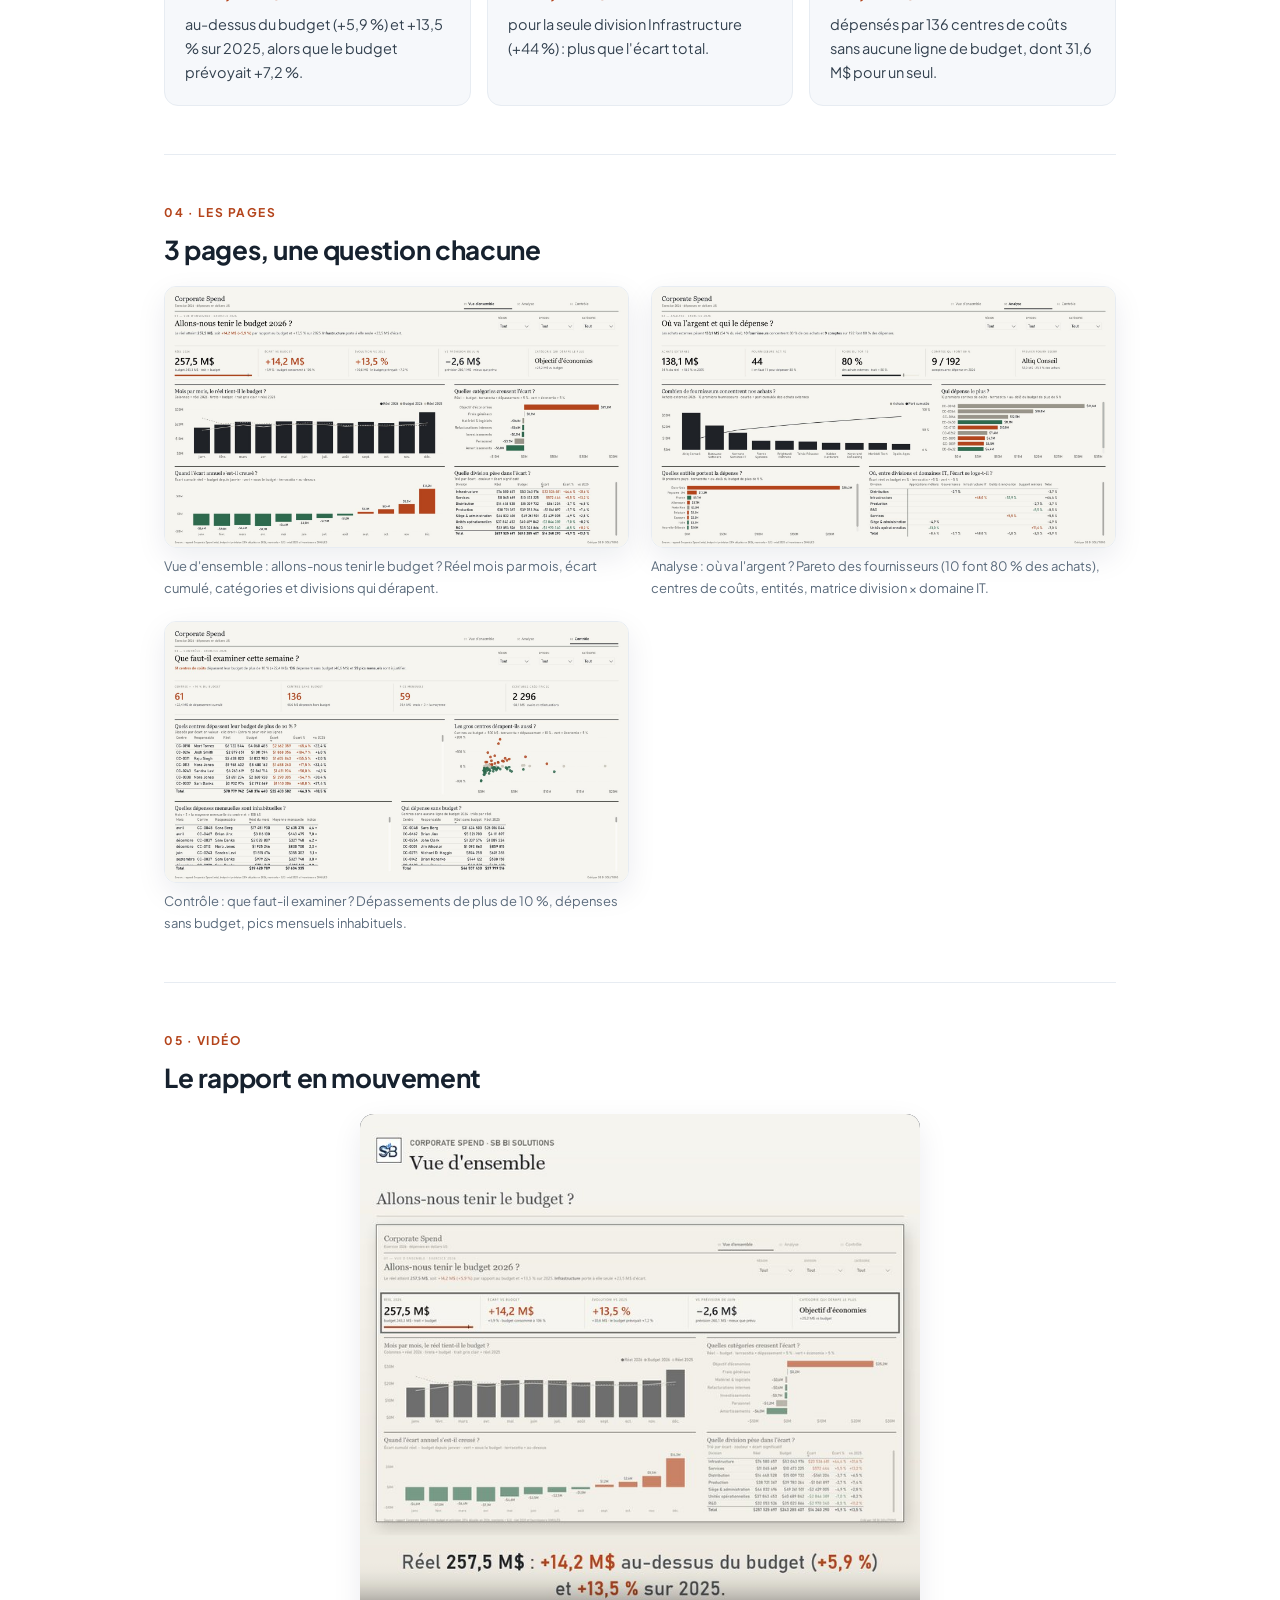
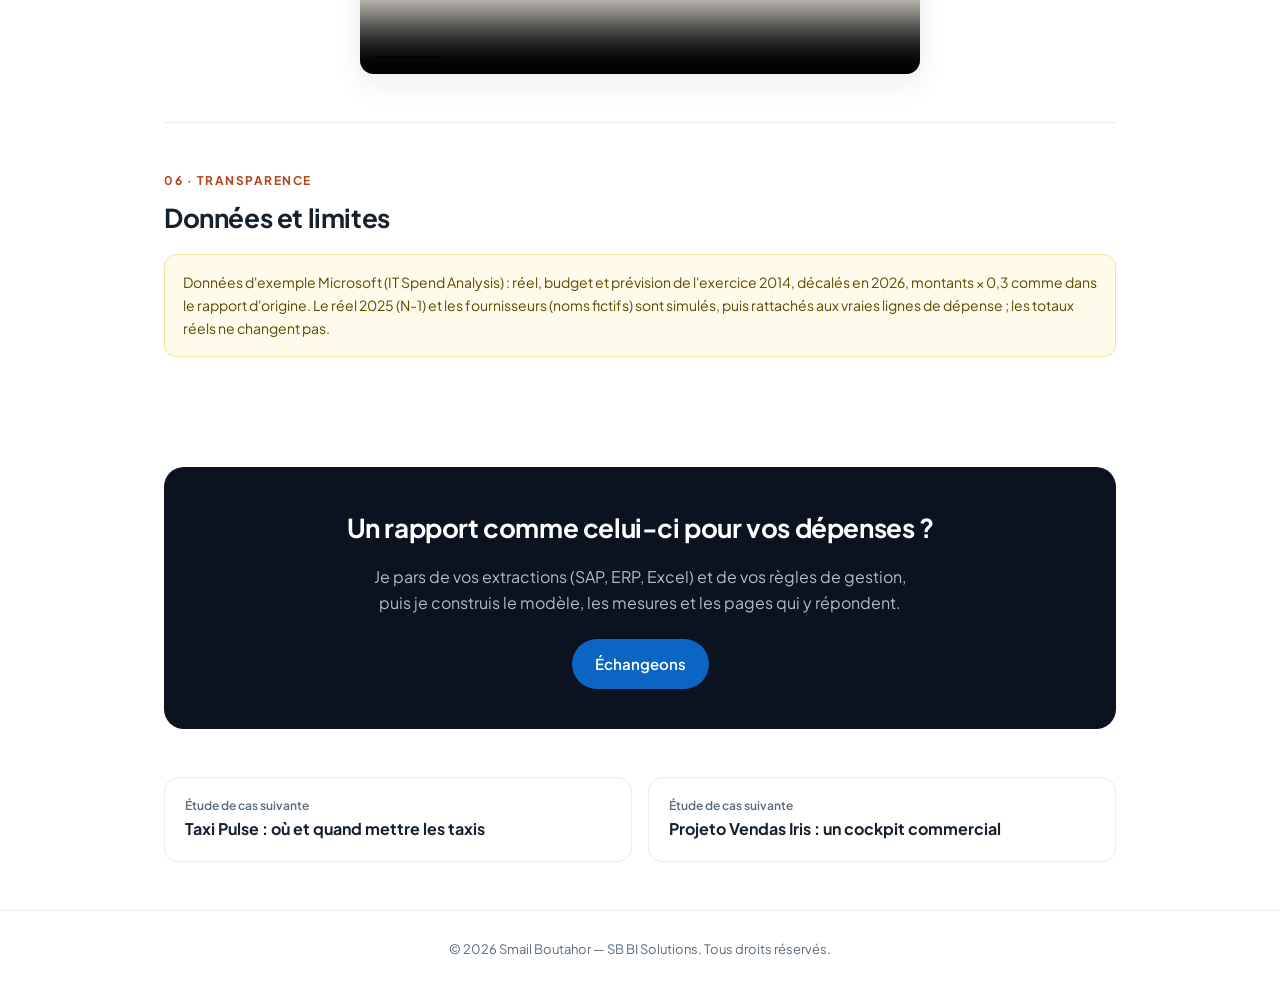
<file: etude-corporate-spend.html>
<!DOCTYPE html>
<html lang="fr">
<head>
<meta charset="UTF-8">
<meta name="viewport" content="width=device-width, initial-scale=1.0">
<title>Corporate Spend — étude de cas · Smail Boutahor</title>
<meta name="description" content="257,5 M$ de dépenses 2026 passées au crible en 3 pages : budget, N-1, fournisseurs, centres de coûts et alertes, avec infobulle et extraction du détail.">
<link rel="icon" type="image/x-icon" href="favicon.ico">
<link rel="icon" type="image/png" sizes="32x32" href="assets/favicon-32.png">
<meta property="og:type" content="article">
<meta property="og:title" content="Corporate Spend : tenir le budget des dépenses">
<meta property="og:description" content="257,5 M$ de dépenses 2026 passées au crible en 3 pages : budget, N-1, fournisseurs, centres de coûts et alertes.">
<meta property="og:image" content="https://smail-erdg.github.io/assets/avant-apres/corporate-apres.jpg">
<meta property="og:url" content="https://smail-erdg.github.io/etude-corporate-spend.html">
<meta property="og:locale" content="fr_FR">
<meta name="twitter:card" content="summary_large_image">
<link rel="preconnect" href="https://fonts.googleapis.com">
<link rel="preconnect" href="https://fonts.gstatic.com" crossorigin>
<link href="https://fonts.googleapis.com/css2?family=Plus+Jakarta+Sans:wght@400;500;600;700;800&display=swap" rel="stylesheet">
<link rel="stylesheet" href="assets/etude.css">
<style>:root{--accent:#B4441B;--accent-soft:rgba(180,68,27,0.12);}</style>
</head>
<body>
<header><nav>
  <a class="back" href="index.html#projets">← Retour aux projets</a>
  <div class="logo">SB <span>BI Solutions</span></div>
  <a class="btn btn-primary btn-sm" href="index.html#contact">Échangeons</a>
</nav></header>

<div class="hero"><div class="container">
  <span class="kicker">Étude de cas · Contrôle de gestion et achats</span>
  <h1>Corporate Spend : tenir le budget des dépenses</h1>
  <p class="lead">257,5 M$ de dépenses 2026 passées au crible en 3 pages. Chaque page pose une question de direction financière et y répond en 30 secondes.</p>
  <div class="facts"><div class="fact"><b>3 pages</b><span>une question par page</span></div><div class="fact"><b>67</b><span>mesures DAX</span></div><div class="fact"><b>+14,2 M$</b><span>au-dessus du budget</span></div><div class="fact"><b>0,00 $</b><span>d'écart avec la source</span></div></div>
  <div class="tags"><span class="tag">Power BI</span><span class="tag">DAX</span><span class="tag">Infobulle personnalisée</span><span class="tag">Extraction (drillthrough)</span><span class="tag">HTML Content</span><span class="tag">Python (simulation)</span></div>
</div></div>

<main class="container">
  <section>
    <div class="two">
      <div><h2><small>01 · Avant</small>Le point de départ</h2><p>Le rapport d&#x27;exemple Microsoft « IT Spend » : des cartes d&#x27;écart affichées en vert alors qu&#x27;elles signalent un dépassement, une matrice mois × division entièrement colorée, des montants cumulés qui faussent la lecture mois par mois.</p><p>On voit des chiffres, mais on ne sait ni où le budget dérape, ni qui dépense, ni ce qu&#x27;il faut contrôler.</p></div>
      <figure><img src="assets/avant-apres/corporate-avant.jpg" alt="Corporate Spend — rapport d'origine" loading="lazy" width="1600" height="900"><figcaption>Le rapport d'origine.</figcaption></figure>
    </div>
  </section>

  <section>
    <h2><small>02 · Démarche</small>Ce que j'ai fait</h2>
    <ul class="clean"><li>Analyser le modèle source : un an de données mensuelles, réel, budget et trois prévisions, sans fournisseurs ni N-1.</li><li>Poser trois questions de direction financière : tenons-nous le budget ? Où va l&#x27;argent et qui le dépense ? Que faut-il contrôler cette semaine ?</li><li>Ajouter un N-1 et une table de fournisseurs simulés, recalés sur les vraies lignes, puis reconstruire le modèle en étoile et 67 mesures DAX documentées.</li><li>Un thème « registre » : papier ivoire, encre graphite, titres Georgia. La couleur sert uniquement aux écarts : terracotta pour un dépassement, vert pour une économie.</li><li>Une infobulle personnalisée (réel, budget, écart, top 3, tendance 12 mois) et une extraction du détail exportable sur chaque visuel principal.</li><li>Contrôles avant livraison : totaux réconciliés avec la source à 0,00 $, chaque visuel sous 2 s.</li></ul>
  </section>

  <section>
    <h2><small>03 · Résultat</small>Ce que le rapport révèle</h2>
    <div class="insights"><div class="insight"><b>+14,2 M$</b><p>au-dessus du budget (+5,9 %) et +13,5 % sur 2025, alors que le budget prévoyait +7,2 %.</p></div><div class="insight"><b>+23,5 M$</b><p>pour la seule division Infrastructure (+44 %) : plus que l&#x27;écart total.</p></div><div class="insight"><b>46,6 M$</b><p>dépensés par 136 centres de coûts sans aucune ligne de budget, dont 31,6 M$ pour un seul.</p></div></div>
  </section>

  <section>
    <h2><small>04 · Les pages</small>3 pages, une question chacune</h2>
    <div class="gallery"><figure><a href="assets/etudes/corporate/01.jpg" target="_blank" rel="noopener"><img src="assets/etudes/corporate/01.jpg" alt="Corporate Spend — Vue d'ensemble" loading="lazy" width="1600" height="900"></a><figcaption>Vue d&#x27;ensemble : allons-nous tenir le budget ? Réel mois par mois, écart cumulé, catégories et divisions qui dérapent.</figcaption></figure><figure><a href="assets/etudes/corporate/02.jpg" target="_blank" rel="noopener"><img src="assets/etudes/corporate/02.jpg" alt="Corporate Spend — Analyse" loading="lazy" width="1600" height="900"></a><figcaption>Analyse : où va l&#x27;argent ? Pareto des fournisseurs (10 font 80 % des achats), centres de coûts, entités, matrice division × domaine IT.</figcaption></figure><figure><a href="assets/etudes/corporate/03.jpg" target="_blank" rel="noopener"><img src="assets/etudes/corporate/03.jpg" alt="Corporate Spend — Contrôle" loading="lazy" width="1600" height="900"></a><figcaption>Contrôle : que faut-il examiner ? Dépassements de plus de 10 %, dépenses sans budget, pics mensuels inhabituels.</figcaption></figure></div>
  </section>

  <section>
    <h2><small>05 · Vidéo</small>Le rapport en mouvement</h2>
    <div class="video-wrap"><video src="assets/corporate-spend.mp4" poster="assets/posters/corporate-spend.jpg" controls playsinline preload="none" aria-label="Corporate Spend — présentation vidéo"></video></div>
  </section>

  <section>
    <h2><small>06 · Transparence</small>Données et limites</h2>
    <p class="note">Données d&#x27;exemple Microsoft (IT Spend Analysis) : réel, budget et prévision de l&#x27;exercice 2014, décalés en 2026, montants × 0,3 comme dans le rapport d&#x27;origine. Le réel 2025 (N-1) et les fournisseurs (noms fictifs) sont simulés, puis rattachés aux vraies lignes de dépense ; les totaux réels ne changent pas.</p>
  </section>

  <div class="cta">
    <h2>Un rapport comme celui-ci pour vos dépenses ?</h2>
    <p>Je pars de vos extractions (SAP, ERP, Excel) et de vos règles de gestion, puis je construis le modèle, les mesures et les pages qui y répondent.</p>
    <div class="row">
      <a class="btn btn-primary" href="index.html#contact">Échangeons</a>
    </div>
  </div>

  <div class="next"><a href="etude-taxi-pulse.html"><small>Étude de cas suivante</small><b>Taxi Pulse : où et quand mettre les taxis</b></a><a href="etude-projeto-vendas-iris.html"><small>Étude de cas suivante</small><b>Projeto Vendas Iris : un cockpit commercial</b></a></div>
</main>

<footer>© 2026 Smail Boutahor — SB BI Solutions. Tous droits réservés.</footer>
</body>
</html>
</file>
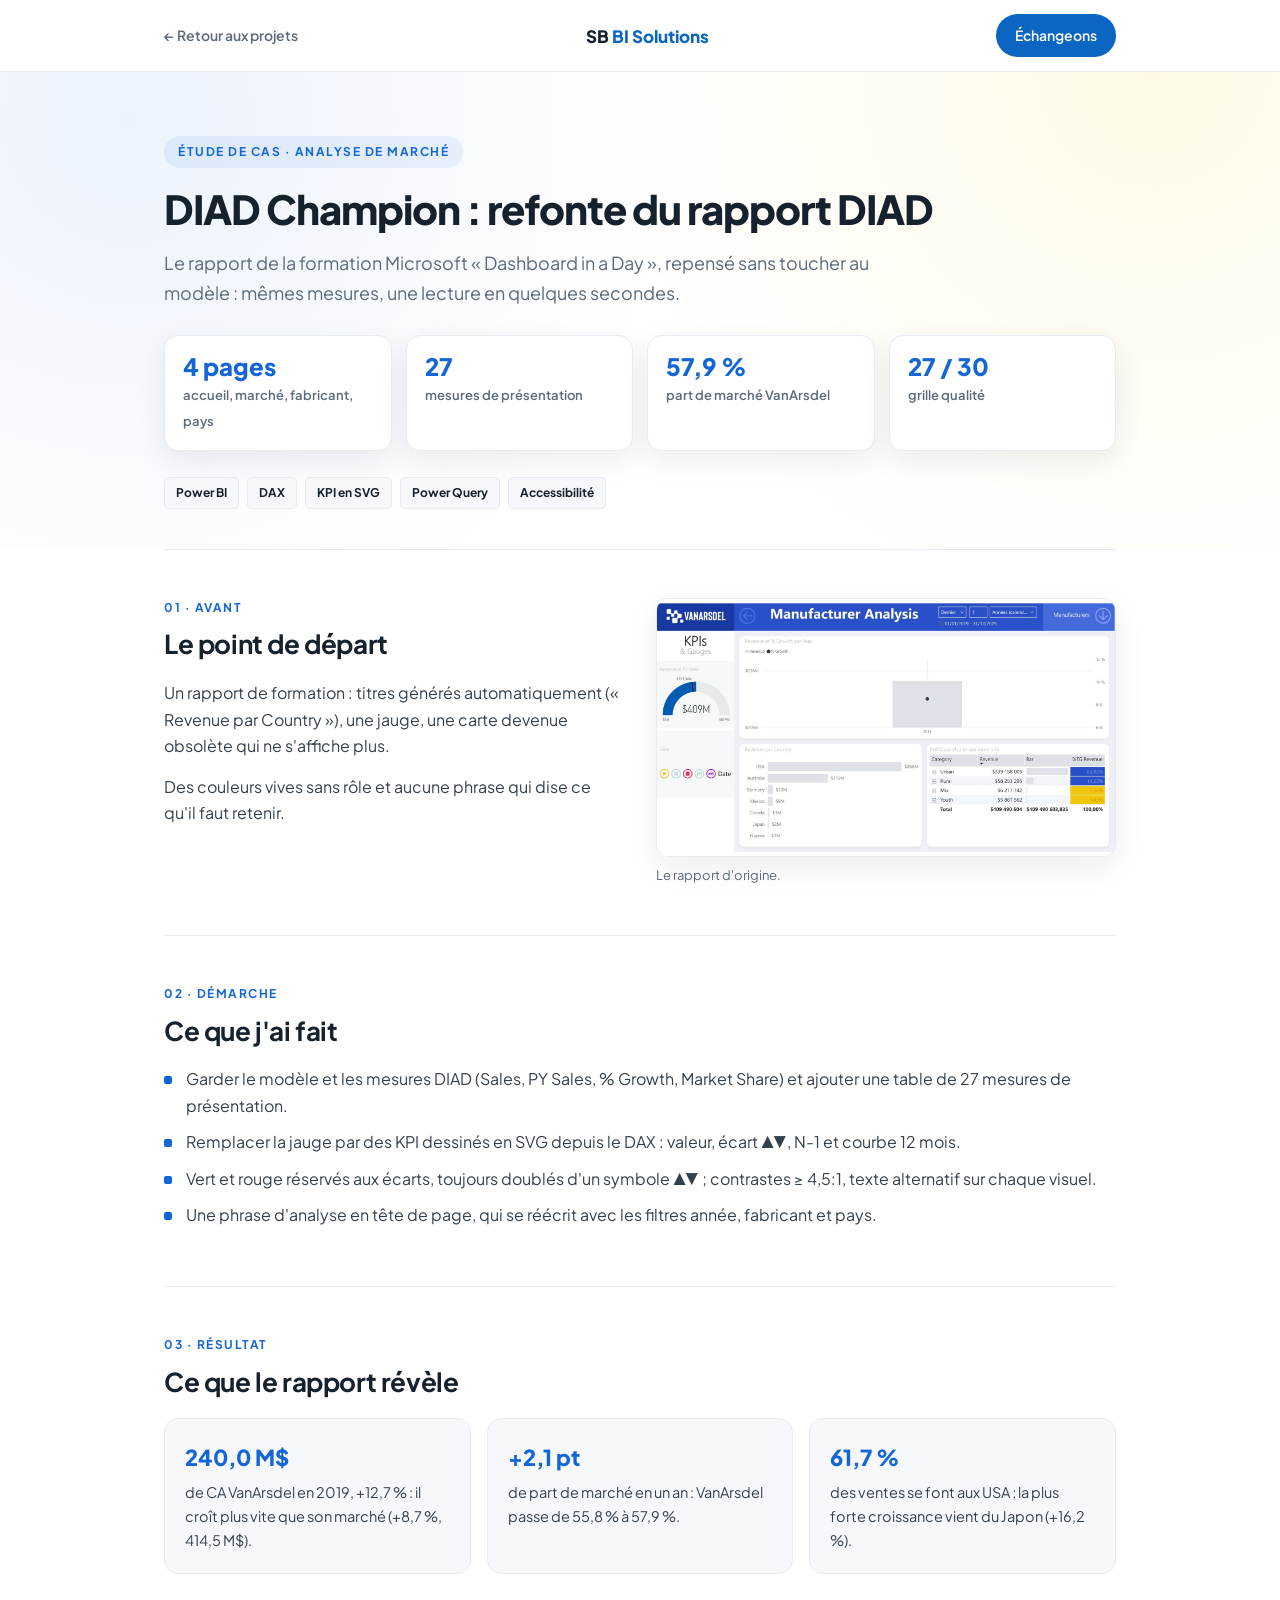
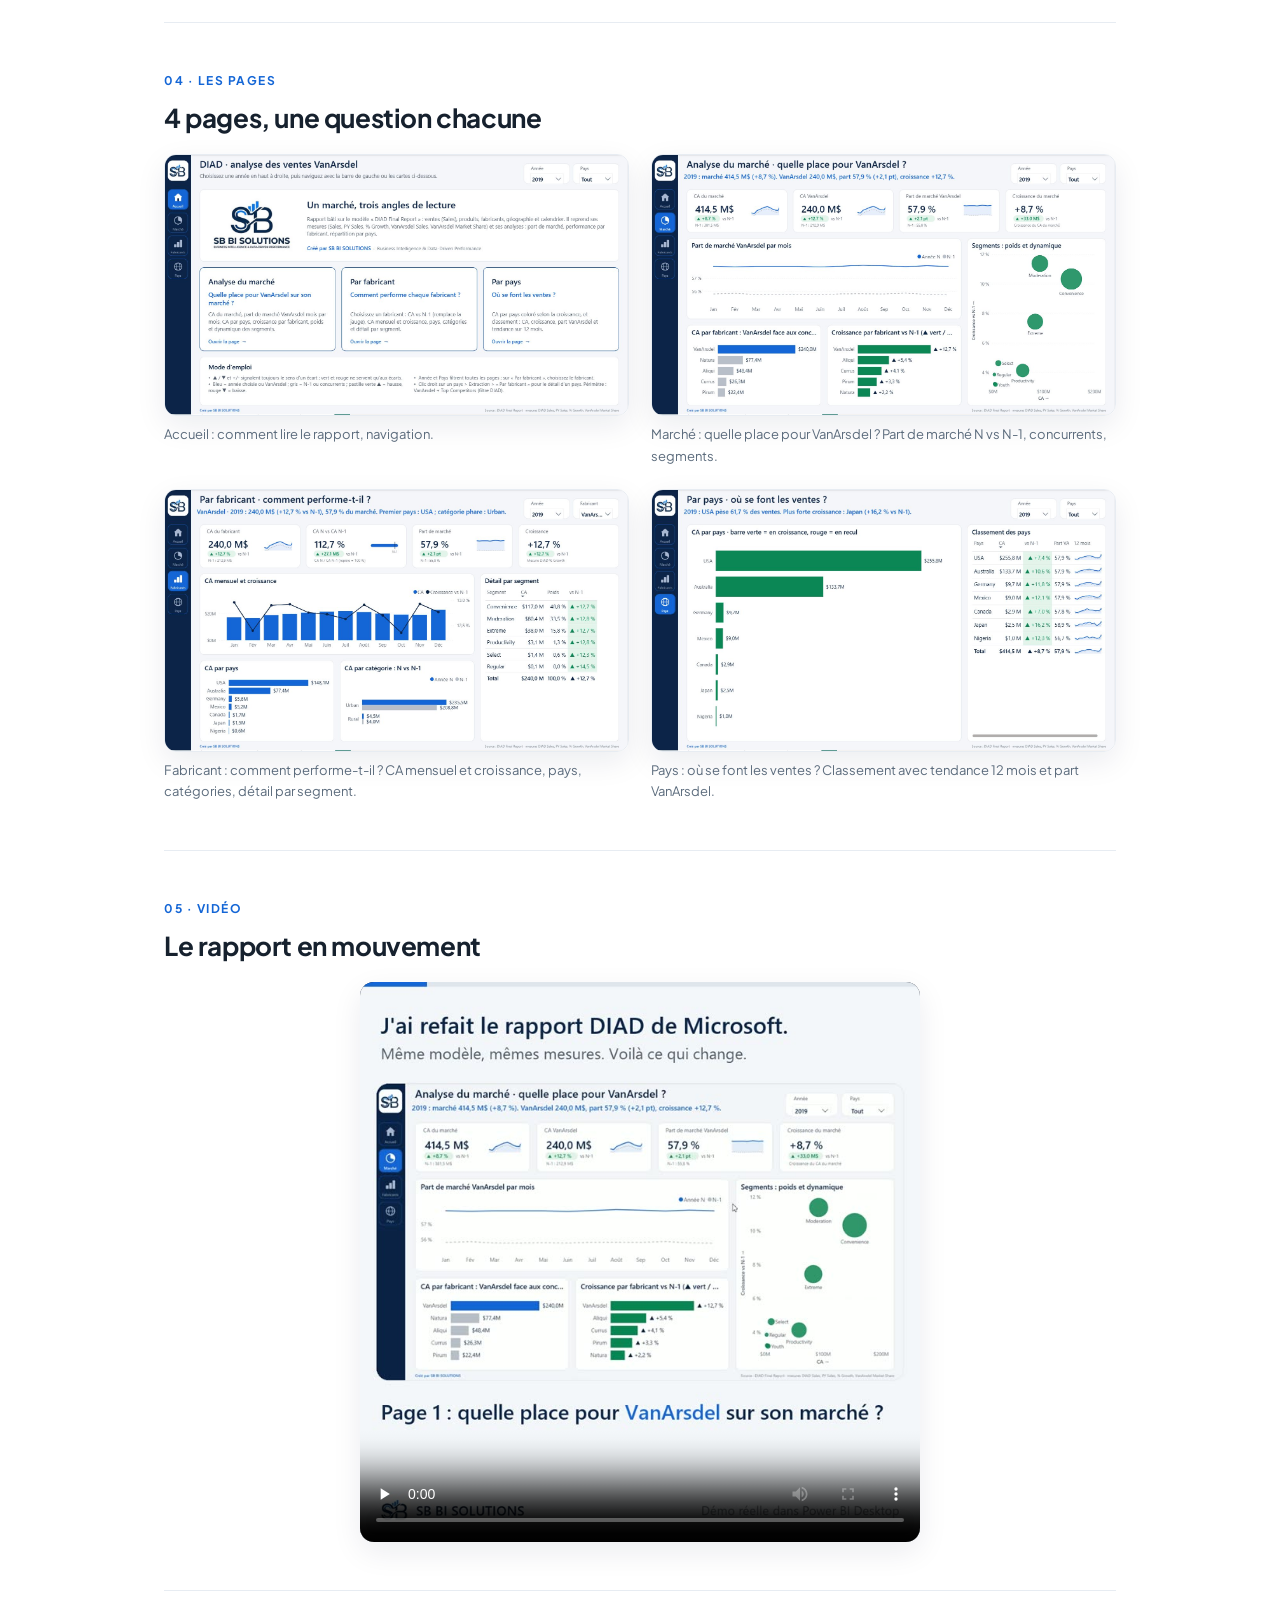
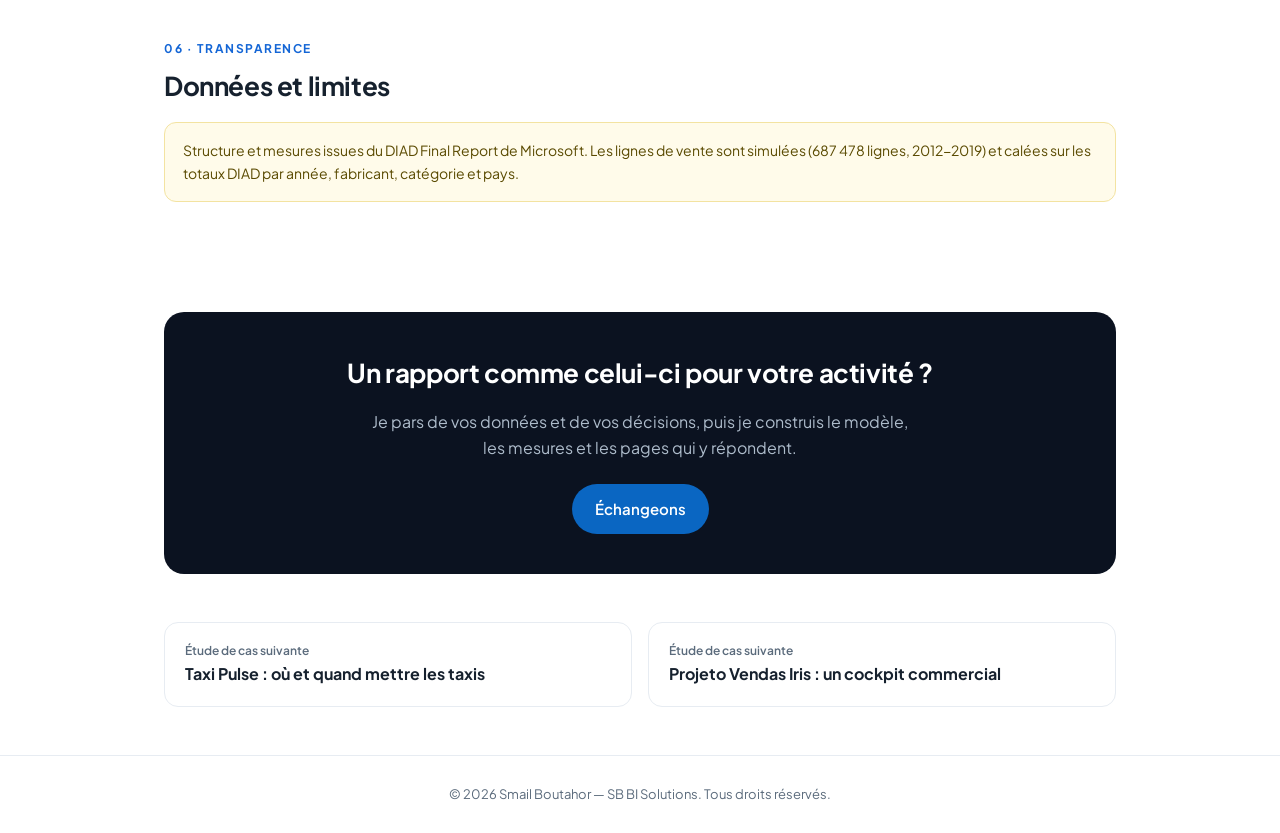
<file: etude-diad-champion.html>
<!DOCTYPE html>
<html lang="fr">
<head>
<meta charset="UTF-8">
<meta name="viewport" content="width=device-width, initial-scale=1.0">
<title>DIAD Champion — étude de cas · Smail Boutahor</title>
<meta name="description" content="Le rapport de la formation Microsoft « Dashboard in a Day », repensé sans toucher au modèle : mêmes mesures, une lecture en quelques secondes.">
<link rel="icon" type="image/x-icon" href="favicon.ico">
<link rel="icon" type="image/png" sizes="32x32" href="assets/favicon-32.png">
<meta property="og:type" content="article">
<meta property="og:title" content="DIAD Champion : refonte du rapport DIAD">
<meta property="og:description" content="Le rapport de la formation Microsoft « Dashboard in a Day », repensé sans toucher au modèle : mêmes mesures, une lecture en quelques secondes.">
<meta property="og:image" content="https://smail-erdg.github.io/assets/avant-apres/diad-apres.jpg">
<meta property="og:url" content="https://smail-erdg.github.io/etude-diad-champion.html">
<meta property="og:locale" content="fr_FR">
<meta name="twitter:card" content="summary_large_image">
<link rel="preconnect" href="https://fonts.googleapis.com">
<link rel="preconnect" href="https://fonts.gstatic.com" crossorigin>
<link href="https://fonts.googleapis.com/css2?family=Plus+Jakarta+Sans:wght@400;500;600;700;800&display=swap" rel="stylesheet">
<link rel="stylesheet" href="assets/etude.css">
<style>:root{--accent:#1466D6;--accent-soft:rgba(20,102,214,0.08);}</style>
</head>
<body>
<header><nav>
  <a class="back" href="index.html#projets">← Retour aux projets</a>
  <div class="logo">SB <span>BI Solutions</span></div>
  <a class="btn btn-primary btn-sm" href="index.html#contact">Échangeons</a>
</nav></header>

<div class="hero"><div class="container">
  <span class="kicker">Étude de cas · Analyse de marché</span>
  <h1>DIAD Champion : refonte du rapport DIAD</h1>
  <p class="lead">Le rapport de la formation Microsoft « Dashboard in a Day », repensé sans toucher au modèle : mêmes mesures, une lecture en quelques secondes.</p>
  <div class="facts"><div class="fact"><b>4 pages</b><span>accueil, marché, fabricant, pays</span></div><div class="fact"><b>27</b><span>mesures de présentation</span></div><div class="fact"><b>57,9 %</b><span>part de marché VanArsdel</span></div><div class="fact"><b>27 / 30</b><span>grille qualité</span></div></div>
  <div class="tags"><span class="tag">Power BI</span><span class="tag">DAX</span><span class="tag">KPI en SVG</span><span class="tag">Power Query</span><span class="tag">Accessibilité</span></div>
</div></div>

<main class="container">
  <section>
    <div class="two">
      <div><h2><small>01 · Avant</small>Le point de départ</h2><p>Un rapport de formation : titres générés automatiquement (« Revenue par Country »), une jauge, une carte devenue obsolète qui ne s&#x27;affiche plus.</p><p>Des couleurs vives sans rôle et aucune phrase qui dise ce qu&#x27;il faut retenir.</p></div>
      <figure><img src="assets/avant-apres/diad-avant.jpg" alt="DIAD Champion — rapport d'origine" loading="lazy" width="1600" height="900"><figcaption>Le rapport d'origine.</figcaption></figure>
    </div>
  </section>

  <section>
    <h2><small>02 · Démarche</small>Ce que j'ai fait</h2>
    <ul class="clean"><li>Garder le modèle et les mesures DIAD (Sales, PY Sales, % Growth, Market Share) et ajouter une table de 27 mesures de présentation.</li><li>Remplacer la jauge par des KPI dessinés en SVG depuis le DAX : valeur, écart ▲▼, N-1 et courbe 12 mois.</li><li>Vert et rouge réservés aux écarts, toujours doublés d&#x27;un symbole ▲▼ ; contrastes ≥ 4,5:1, texte alternatif sur chaque visuel.</li><li>Une phrase d&#x27;analyse en tête de page, qui se réécrit avec les filtres année, fabricant et pays.</li></ul>
  </section>

  <section>
    <h2><small>03 · Résultat</small>Ce que le rapport révèle</h2>
    <div class="insights"><div class="insight"><b>240,0 M$</b><p>de CA VanArsdel en 2019, +12,7 % : il croît plus vite que son marché (+8,7 %, 414,5 M$).</p></div><div class="insight"><b>+2,1 pt</b><p>de part de marché en un an : VanArsdel passe de 55,8 % à 57,9 %.</p></div><div class="insight"><b>61,7 %</b><p>des ventes se font aux USA ; la plus forte croissance vient du Japon (+16,2 %).</p></div></div>
  </section>

  <section>
    <h2><small>04 · Les pages</small>4 pages, une question chacune</h2>
    <div class="gallery"><figure><a href="assets/etudes/diad/01.jpg" target="_blank" rel="noopener"><img src="assets/etudes/diad/01.jpg" alt="DIAD Champion — Accueil" loading="lazy" width="1600" height="900"></a><figcaption>Accueil : comment lire le rapport, navigation.</figcaption></figure><figure><a href="assets/etudes/diad/02.jpg" target="_blank" rel="noopener"><img src="assets/etudes/diad/02.jpg" alt="DIAD Champion — Marché" loading="lazy" width="1600" height="900"></a><figcaption>Marché : quelle place pour VanArsdel ? Part de marché N vs N-1, concurrents, segments.</figcaption></figure><figure><a href="assets/etudes/diad/03.jpg" target="_blank" rel="noopener"><img src="assets/etudes/diad/03.jpg" alt="DIAD Champion — Fabricant" loading="lazy" width="1600" height="900"></a><figcaption>Fabricant : comment performe-t-il ? CA mensuel et croissance, pays, catégories, détail par segment.</figcaption></figure><figure><a href="assets/etudes/diad/04.jpg" target="_blank" rel="noopener"><img src="assets/etudes/diad/04.jpg" alt="DIAD Champion — Pays" loading="lazy" width="1600" height="900"></a><figcaption>Pays : où se font les ventes ? Classement avec tendance 12 mois et part VanArsdel.</figcaption></figure></div>
  </section>

  <section>
    <h2><small>05 · Vidéo</small>Le rapport en mouvement</h2>
    <div class="video-wrap"><video src="assets/DIAD_Champion_SB_LinkedIn.mp4" poster="assets/posters/DIAD_Champion_SB_LinkedIn.jpg" controls playsinline preload="none" aria-label="DIAD Champion — présentation vidéo (1 min 14)"></video></div>
  </section>

  <section>
    <h2><small>06 · Transparence</small>Données et limites</h2>
    <p class="note">Structure et mesures issues du DIAD Final Report de Microsoft. Les lignes de vente sont simulées (687 478 lignes, 2012-2019) et calées sur les totaux DIAD par année, fabricant, catégorie et pays.</p>
  </section>

  <div class="cta">
    <h2>Un rapport comme celui-ci pour votre activité ?</h2>
    <p>Je pars de vos données et de vos décisions, puis je construis le modèle, les mesures et les pages qui y répondent.</p>
    <div class="row">
      <a class="btn btn-primary" href="index.html#contact">Échangeons</a>
    </div>
  </div>

  <div class="next"><a href="etude-taxi-pulse.html"><small>Étude de cas suivante</small><b>Taxi Pulse : où et quand mettre les taxis</b></a><a href="etude-projeto-vendas-iris.html"><small>Étude de cas suivante</small><b>Projeto Vendas Iris : un cockpit commercial</b></a></div>
</main>

<footer>© 2026 Smail Boutahor — SB BI Solutions. Tous droits réservés.</footer>
</body>
</html>
</file>
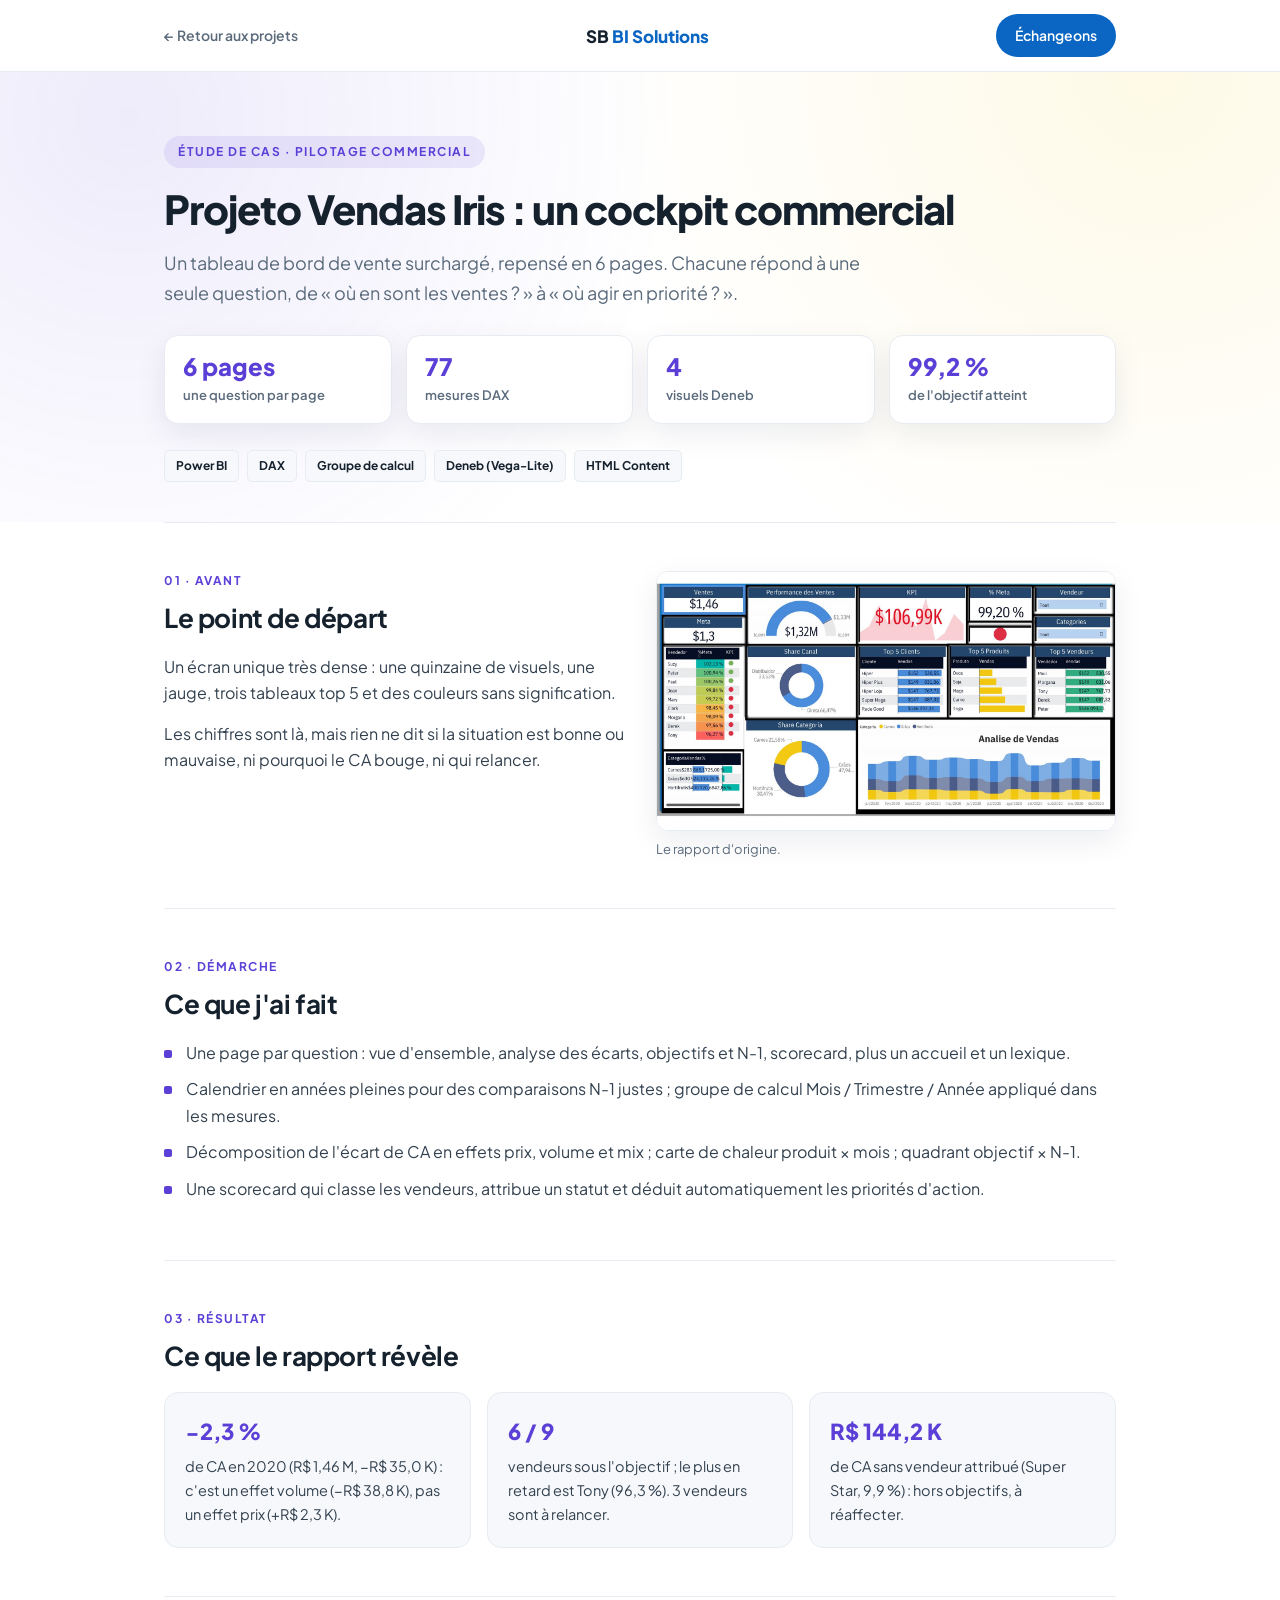
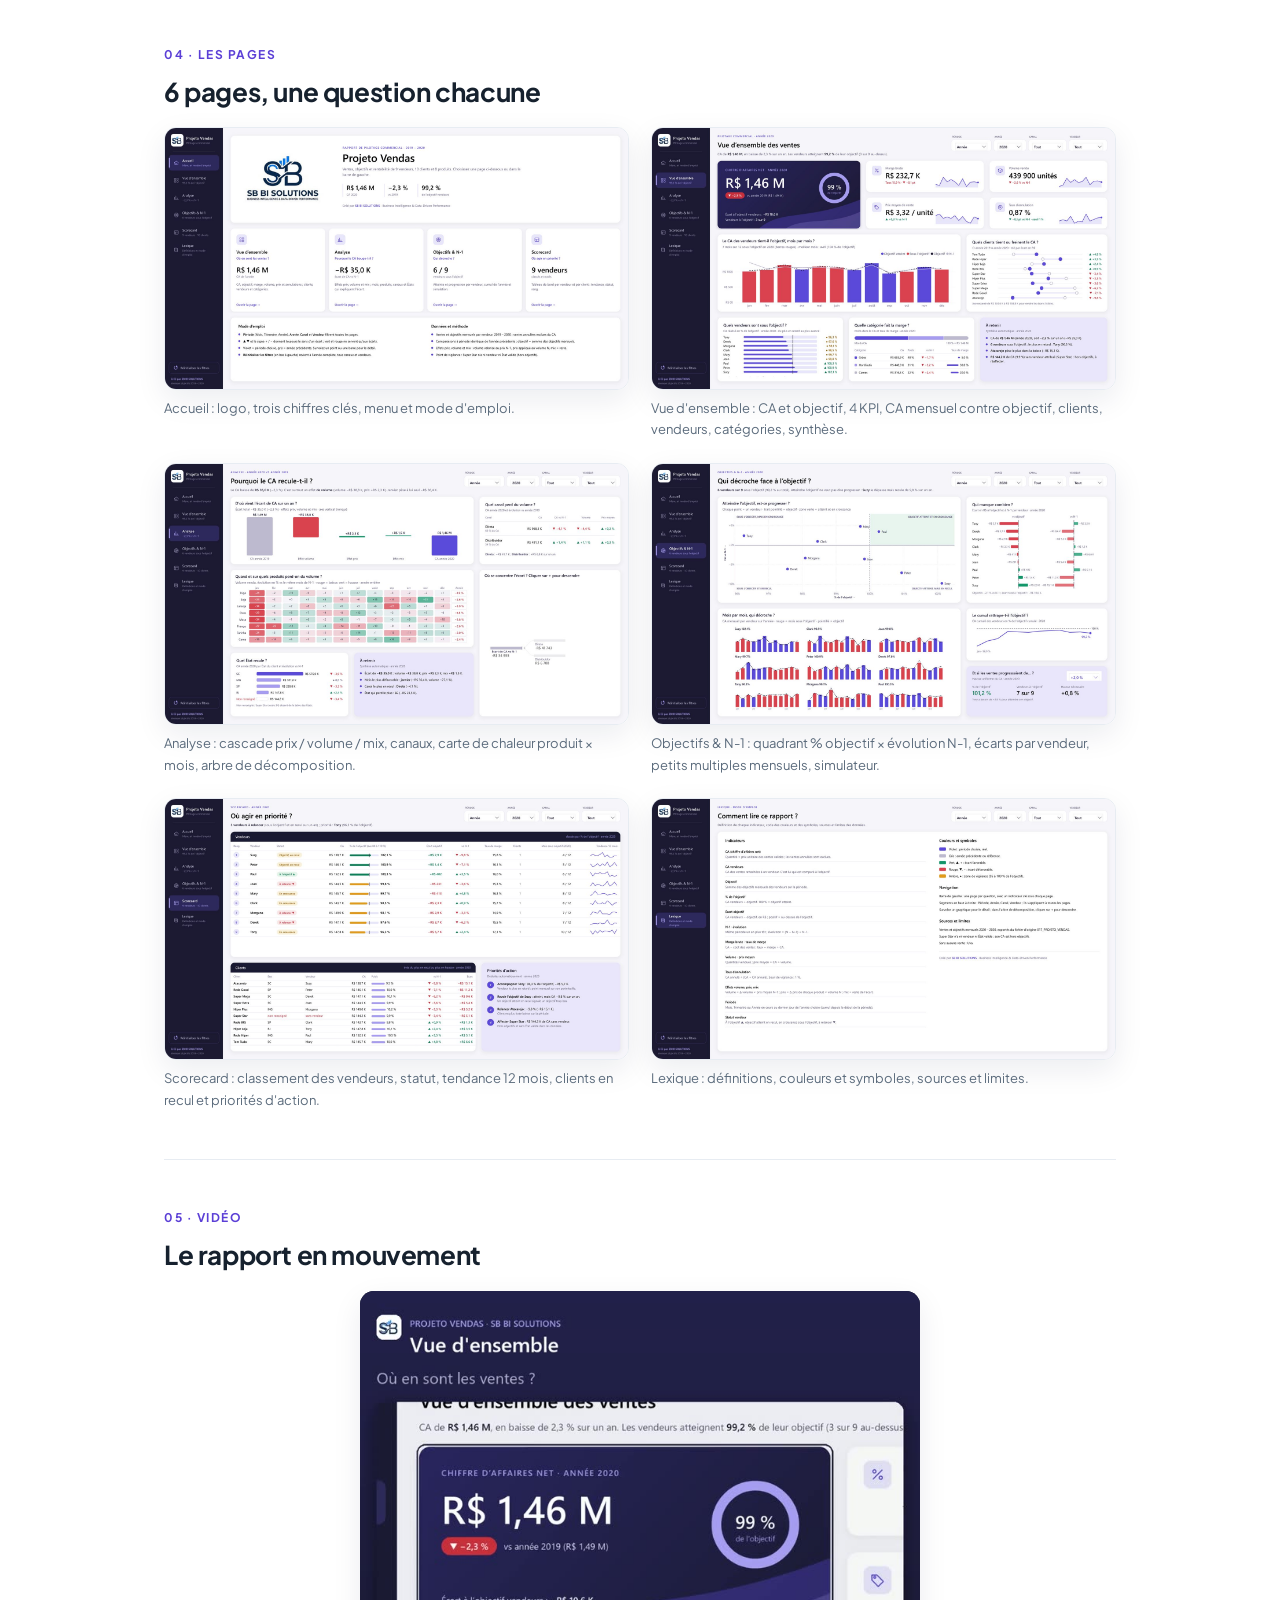
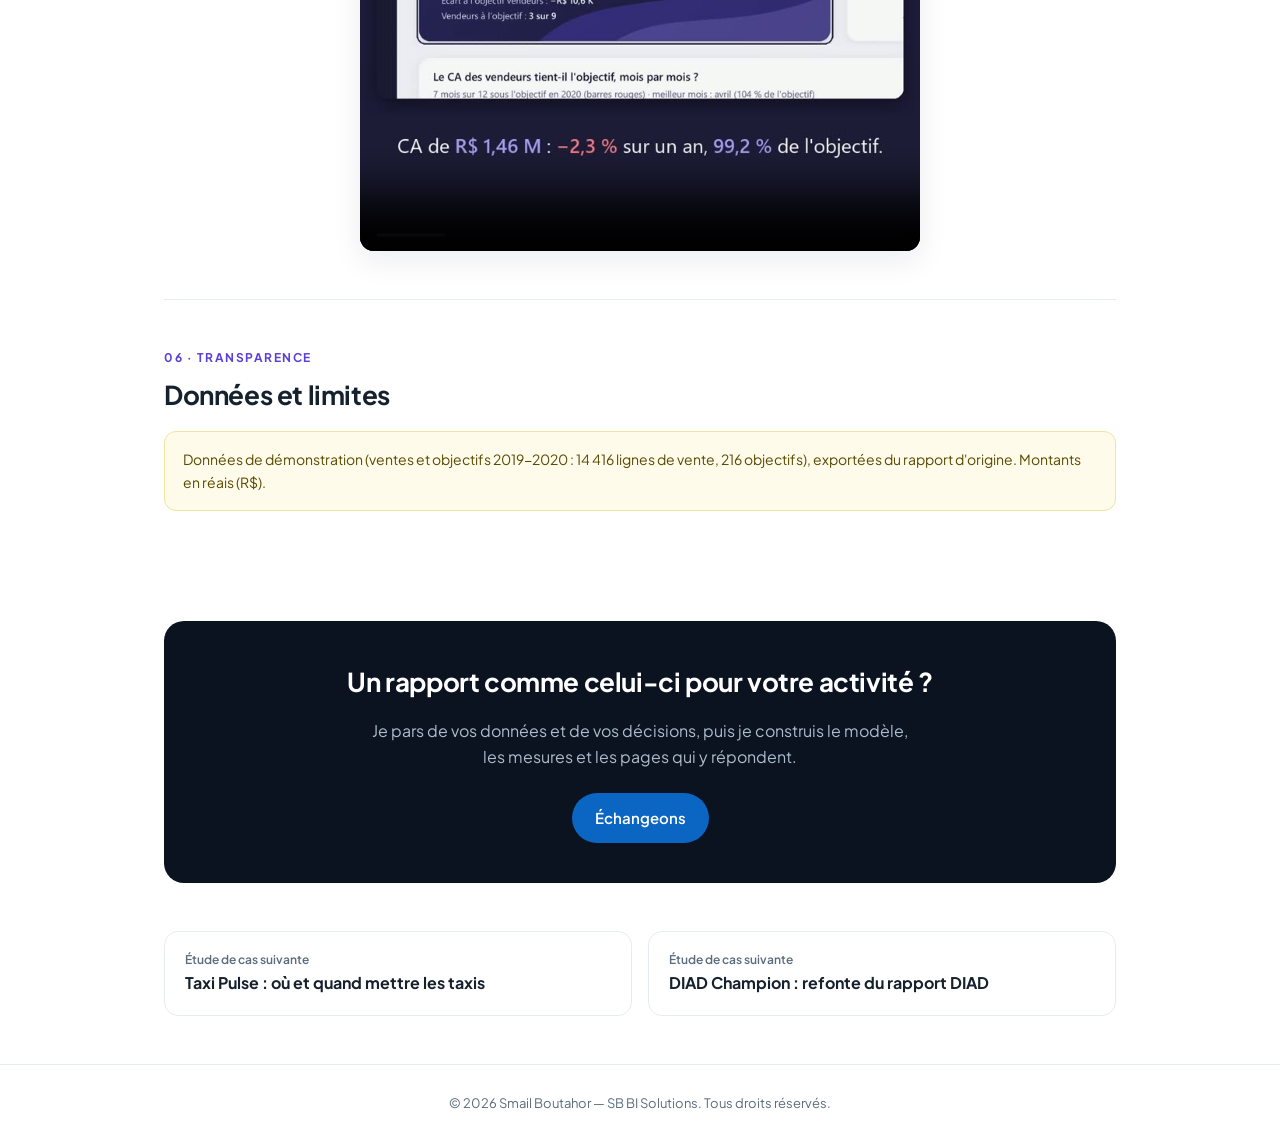
<file: etude-projeto-vendas-iris.html>
<!DOCTYPE html>
<html lang="fr">
<head>
<meta charset="UTF-8">
<meta name="viewport" content="width=device-width, initial-scale=1.0">
<title>Projeto Vendas Iris — étude de cas · Smail Boutahor</title>
<meta name="description" content="Un tableau de bord de vente surchargé, repensé en 6 pages. Chacune répond à une seule question, de « où en sont les ventes ? » à « où agir en priorité ? ».">
<link rel="icon" type="image/x-icon" href="favicon.ico">
<link rel="icon" type="image/png" sizes="32x32" href="assets/favicon-32.png">
<meta property="og:type" content="article">
<meta property="og:title" content="Projeto Vendas Iris : un cockpit commercial">
<meta property="og:description" content="Un tableau de bord de vente surchargé, repensé en 6 pages. Chacune répond à une seule question, de « où en sont les ventes ? » à « où agir en priorité ? ».">
<meta property="og:image" content="https://smail-erdg.github.io/assets/avant-apres/iris-apres.jpg">
<meta property="og:url" content="https://smail-erdg.github.io/etude-projeto-vendas-iris.html">
<meta property="og:locale" content="fr_FR">
<meta name="twitter:card" content="summary_large_image">
<link rel="preconnect" href="https://fonts.googleapis.com">
<link rel="preconnect" href="https://fonts.gstatic.com" crossorigin>
<link href="https://fonts.googleapis.com/css2?family=Plus+Jakarta+Sans:wght@400;500;600;700;800&display=swap" rel="stylesheet">
<link rel="stylesheet" href="assets/etude.css">
<style>:root{--accent:#5b3fd6;--accent-soft:rgba(91,63,214,0.10);}</style>
</head>
<body>
<header><nav>
  <a class="back" href="index.html#projets">← Retour aux projets</a>
  <div class="logo">SB <span>BI Solutions</span></div>
  <a class="btn btn-primary btn-sm" href="index.html#contact">Échangeons</a>
</nav></header>

<div class="hero"><div class="container">
  <span class="kicker">Étude de cas · Pilotage commercial</span>
  <h1>Projeto Vendas Iris : un cockpit commercial</h1>
  <p class="lead">Un tableau de bord de vente surchargé, repensé en 6 pages. Chacune répond à une seule question, de « où en sont les ventes ? » à « où agir en priorité ? ».</p>
  <div class="facts"><div class="fact"><b>6 pages</b><span>une question par page</span></div><div class="fact"><b>77</b><span>mesures DAX</span></div><div class="fact"><b>4</b><span>visuels Deneb</span></div><div class="fact"><b>99,2 %</b><span>de l&#x27;objectif atteint</span></div></div>
  <div class="tags"><span class="tag">Power BI</span><span class="tag">DAX</span><span class="tag">Groupe de calcul</span><span class="tag">Deneb (Vega-Lite)</span><span class="tag">HTML Content</span></div>
</div></div>

<main class="container">
  <section>
    <div class="two">
      <div><h2><small>01 · Avant</small>Le point de départ</h2><p>Un écran unique très dense : une quinzaine de visuels, une jauge, trois tableaux top 5 et des couleurs sans signification.</p><p>Les chiffres sont là, mais rien ne dit si la situation est bonne ou mauvaise, ni pourquoi le CA bouge, ni qui relancer.</p></div>
      <figure><img src="assets/avant-apres/iris-avant.jpg" alt="Projeto Vendas Iris — rapport d'origine" loading="lazy" width="1600" height="900"><figcaption>Le rapport d'origine.</figcaption></figure>
    </div>
  </section>

  <section>
    <h2><small>02 · Démarche</small>Ce que j'ai fait</h2>
    <ul class="clean"><li>Une page par question : vue d&#x27;ensemble, analyse des écarts, objectifs et N-1, scorecard, plus un accueil et un lexique.</li><li>Calendrier en années pleines pour des comparaisons N-1 justes ; groupe de calcul Mois / Trimestre / Année appliqué dans les mesures.</li><li>Décomposition de l&#x27;écart de CA en effets prix, volume et mix ; carte de chaleur produit × mois ; quadrant objectif × N-1.</li><li>Une scorecard qui classe les vendeurs, attribue un statut et déduit automatiquement les priorités d&#x27;action.</li></ul>
  </section>

  <section>
    <h2><small>03 · Résultat</small>Ce que le rapport révèle</h2>
    <div class="insights"><div class="insight"><b>−2,3 %</b><p>de CA en 2020 (R$ 1,46 M, −R$ 35,0 K) : c&#x27;est un effet volume (−R$ 38,8 K), pas un effet prix (+R$ 2,3 K).</p></div><div class="insight"><b>6 / 9</b><p>vendeurs sous l&#x27;objectif ; le plus en retard est Tony (96,3 %). 3 vendeurs sont à relancer.</p></div><div class="insight"><b>R$ 144,2 K</b><p>de CA sans vendeur attribué (Super Star, 9,9 %) : hors objectifs, à réaffecter.</p></div></div>
  </section>

  <section>
    <h2><small>04 · Les pages</small>6 pages, une question chacune</h2>
    <div class="gallery"><figure><a href="assets/etudes/iris/01.jpg" target="_blank" rel="noopener"><img src="assets/etudes/iris/01.jpg" alt="Projeto Vendas Iris — Accueil" loading="lazy" width="1600" height="900"></a><figcaption>Accueil : logo, trois chiffres clés, menu et mode d&#x27;emploi.</figcaption></figure><figure><a href="assets/etudes/iris/02.jpg" target="_blank" rel="noopener"><img src="assets/etudes/iris/02.jpg" alt="Projeto Vendas Iris — Vue d&#x27;ensemble" loading="lazy" width="1600" height="900"></a><figcaption>Vue d&#x27;ensemble : CA et objectif, 4 KPI, CA mensuel contre objectif, clients, vendeurs, catégories, synthèse.</figcaption></figure><figure><a href="assets/etudes/iris/03.jpg" target="_blank" rel="noopener"><img src="assets/etudes/iris/03.jpg" alt="Projeto Vendas Iris — Analyse" loading="lazy" width="1600" height="900"></a><figcaption>Analyse : cascade prix / volume / mix, canaux, carte de chaleur produit × mois, arbre de décomposition.</figcaption></figure><figure><a href="assets/etudes/iris/04.jpg" target="_blank" rel="noopener"><img src="assets/etudes/iris/04.jpg" alt="Projeto Vendas Iris — Objectifs &amp; N-1" loading="lazy" width="1600" height="900"></a><figcaption>Objectifs &amp; N-1 : quadrant % objectif × évolution N-1, écarts par vendeur, petits multiples mensuels, simulateur.</figcaption></figure><figure><a href="assets/etudes/iris/05.jpg" target="_blank" rel="noopener"><img src="assets/etudes/iris/05.jpg" alt="Projeto Vendas Iris — Scorecard" loading="lazy" width="1600" height="900"></a><figcaption>Scorecard : classement des vendeurs, statut, tendance 12 mois, clients en recul et priorités d&#x27;action.</figcaption></figure><figure><a href="assets/etudes/iris/06.jpg" target="_blank" rel="noopener"><img src="assets/etudes/iris/06.jpg" alt="Projeto Vendas Iris — Lexique" loading="lazy" width="1600" height="900"></a><figcaption>Lexique : définitions, couleurs et symboles, sources et limites.</figcaption></figure></div>
  </section>

  <section>
    <h2><small>05 · Vidéo</small>Le rapport en mouvement</h2>
    <div class="video-wrap"><video src="assets/projeto-vendas-iris.mp4" poster="assets/posters/projeto-vendas-iris.jpg" controls playsinline preload="none" aria-label="Projeto Vendas Iris — présentation vidéo (50 s)"></video></div>
  </section>

  <section>
    <h2><small>06 · Transparence</small>Données et limites</h2>
    <p class="note">Données de démonstration (ventes et objectifs 2019-2020 : 14 416 lignes de vente, 216 objectifs), exportées du rapport d&#x27;origine. Montants en réais (R$).</p>
  </section>

  <div class="cta">
    <h2>Un rapport comme celui-ci pour votre activité ?</h2>
    <p>Je pars de vos données et de vos décisions, puis je construis le modèle, les mesures et les pages qui y répondent.</p>
    <div class="row">
      <a class="btn btn-primary" href="index.html#contact">Échangeons</a>
    </div>
  </div>

  <div class="next"><a href="etude-taxi-pulse.html"><small>Étude de cas suivante</small><b>Taxi Pulse : où et quand mettre les taxis</b></a><a href="etude-diad-champion.html"><small>Étude de cas suivante</small><b>DIAD Champion : refonte du rapport DIAD</b></a></div>
</main>

<footer>© 2026 Smail Boutahor — SB BI Solutions. Tous droits réservés.</footer>
</body>
</html>
</file>
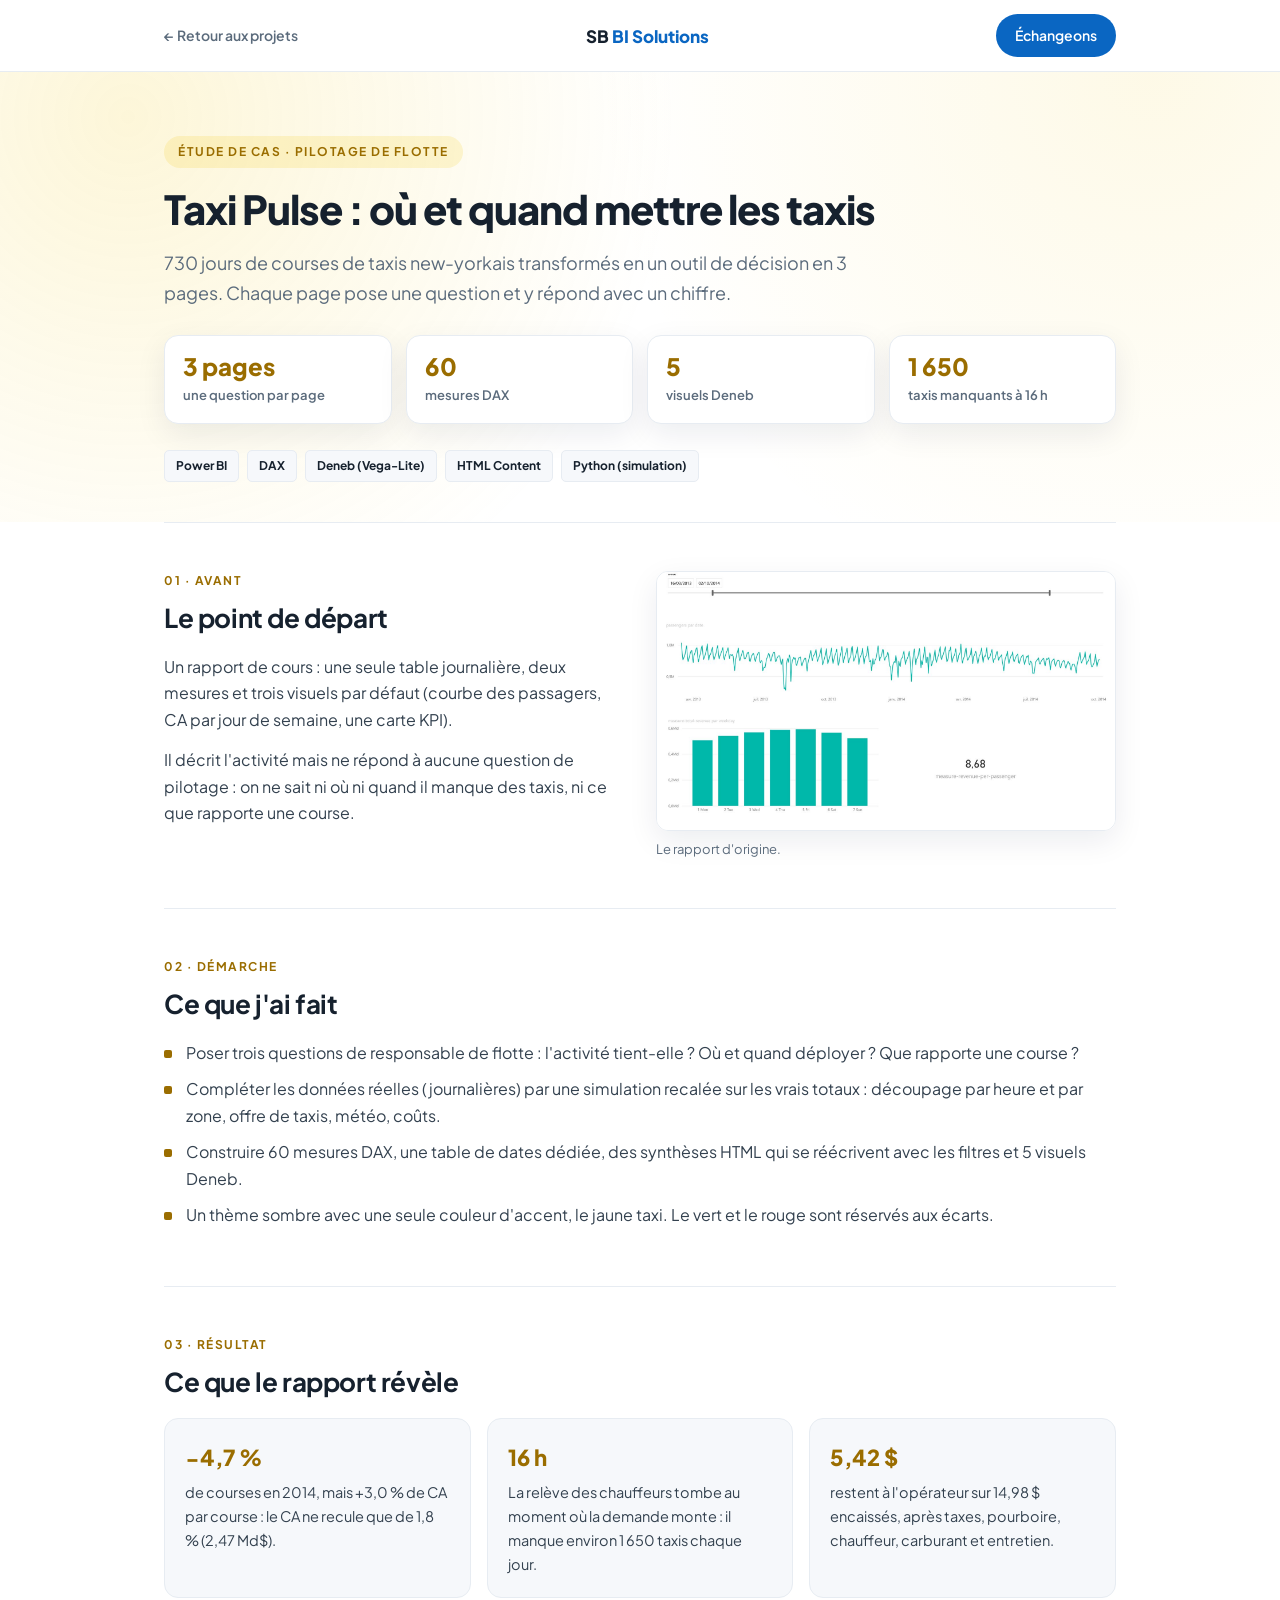
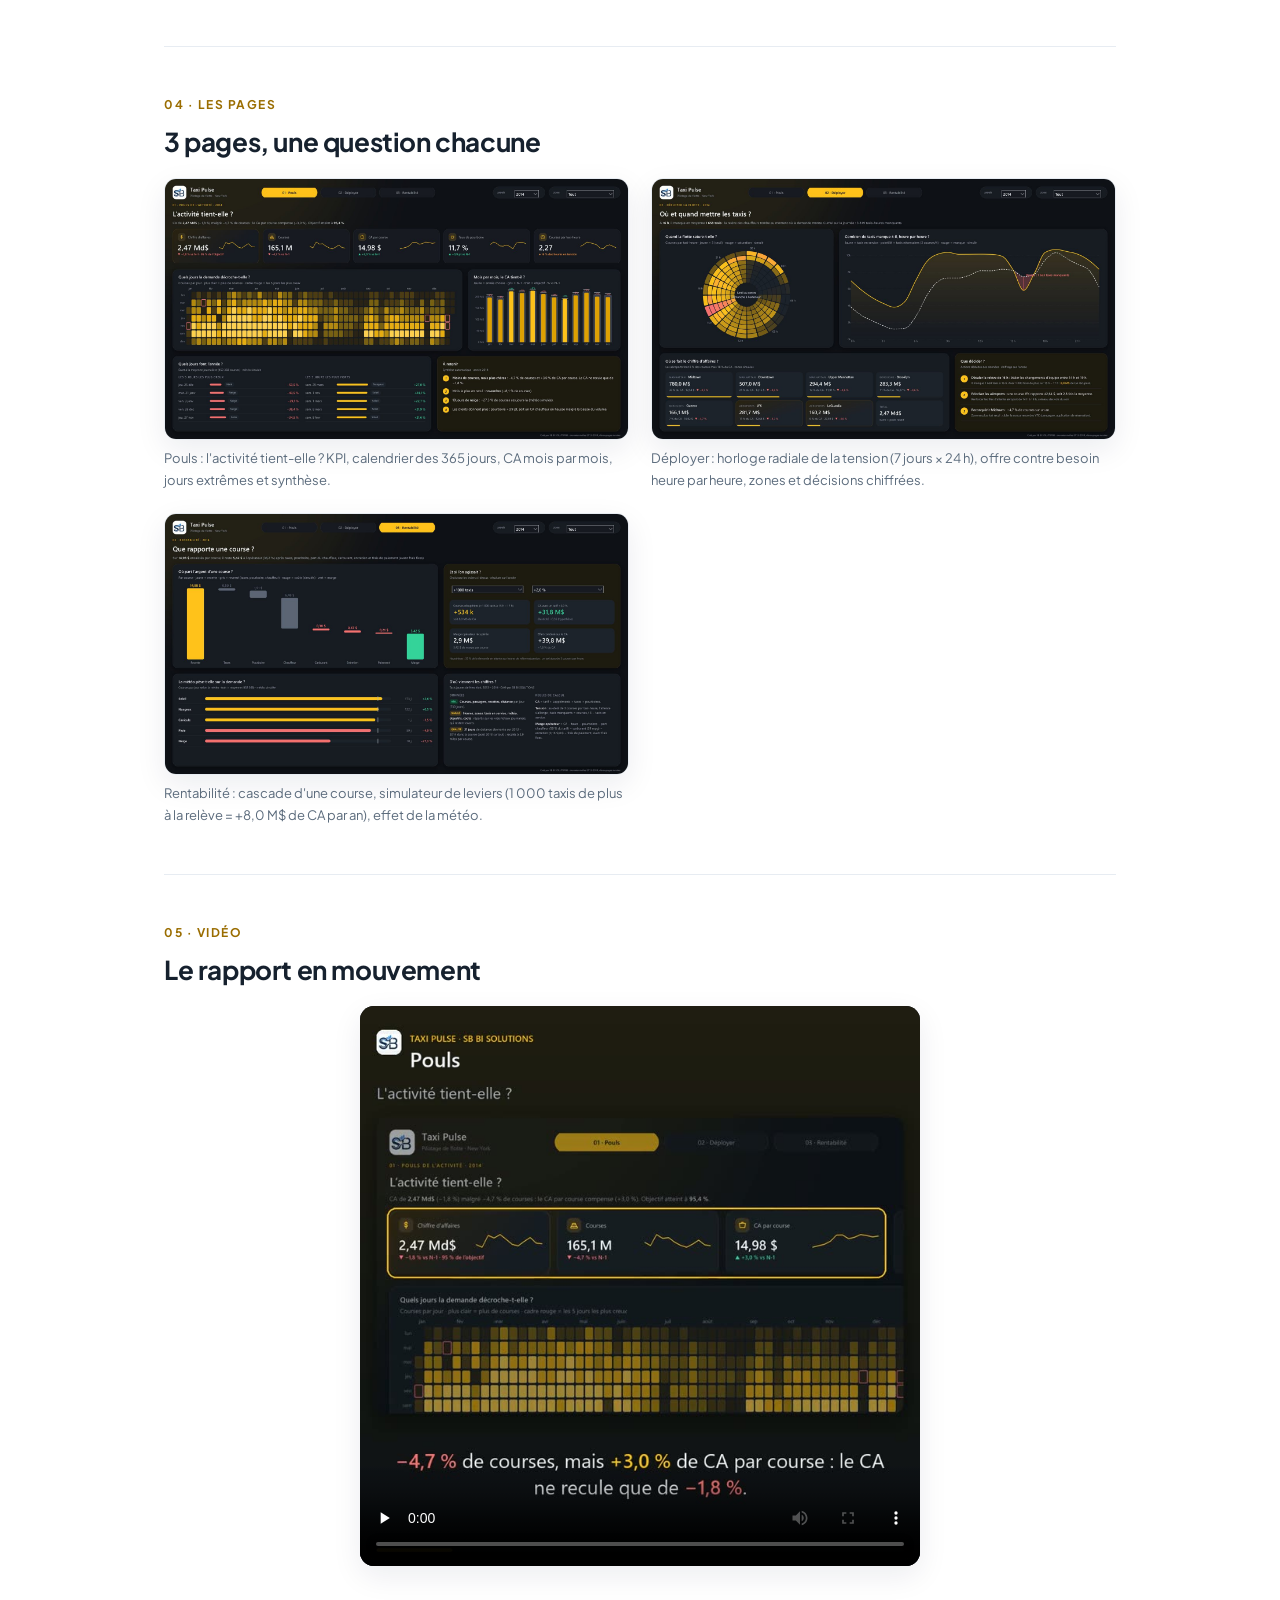
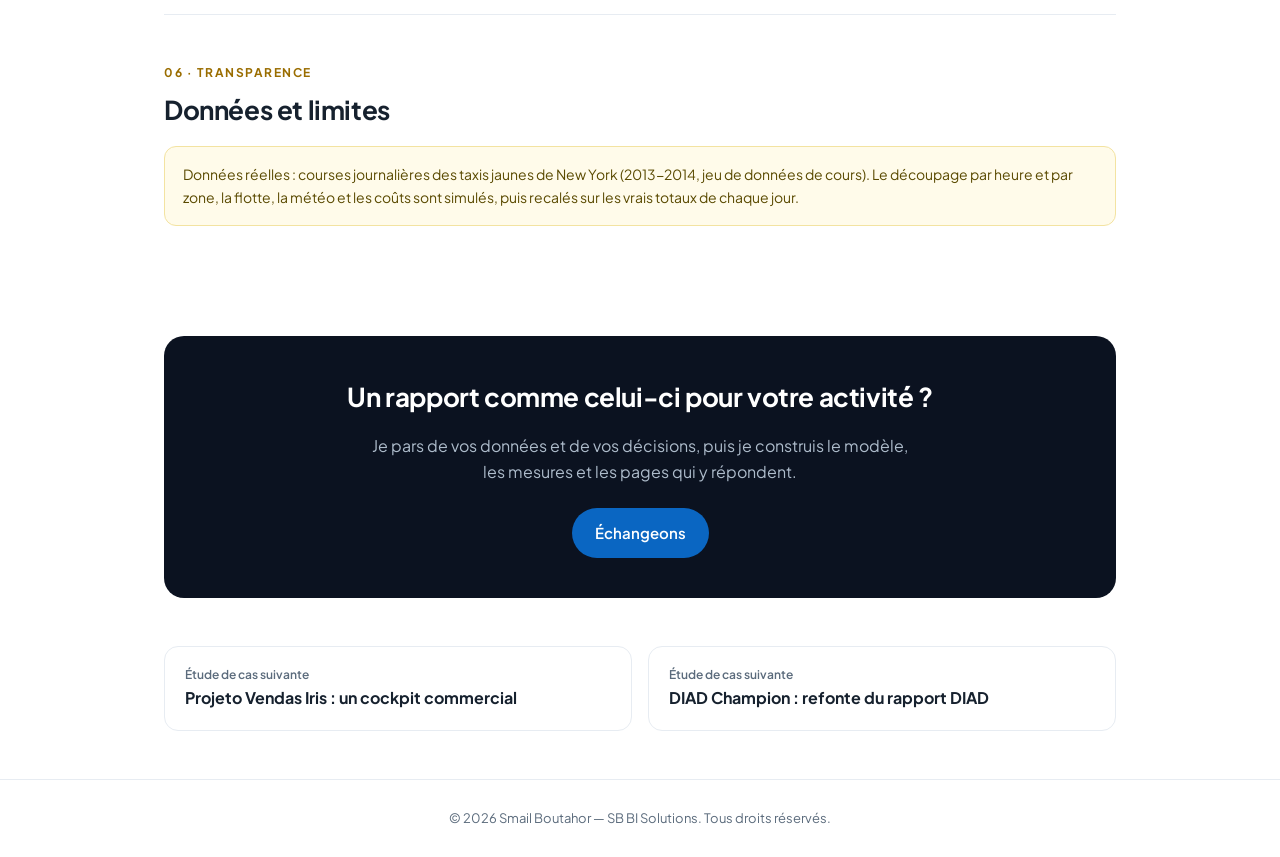
<file: etude-taxi-pulse.html>
<!DOCTYPE html>
<html lang="fr">
<head>
<meta charset="UTF-8">
<meta name="viewport" content="width=device-width, initial-scale=1.0">
<title>Taxi Pulse — étude de cas · Smail Boutahor</title>
<meta name="description" content="730 jours de courses de taxis new-yorkais transformés en un outil de décision en 3 pages. Chaque page pose une question et y répond avec un chiffre.">
<link rel="icon" type="image/x-icon" href="favicon.ico">
<link rel="icon" type="image/png" sizes="32x32" href="assets/favicon-32.png">
<meta property="og:type" content="article">
<meta property="og:title" content="Taxi Pulse : où et quand mettre les taxis">
<meta property="og:description" content="730 jours de courses de taxis new-yorkais transformés en un outil de décision en 3 pages. Chaque page pose une question et y répond avec un chiffre.">
<meta property="og:image" content="https://smail-erdg.github.io/assets/avant-apres/taxi-apres.jpg">
<meta property="og:url" content="https://smail-erdg.github.io/etude-taxi-pulse.html">
<meta property="og:locale" content="fr_FR">
<meta name="twitter:card" content="summary_large_image">
<link rel="preconnect" href="https://fonts.googleapis.com">
<link rel="preconnect" href="https://fonts.gstatic.com" crossorigin>
<link href="https://fonts.googleapis.com/css2?family=Plus+Jakarta+Sans:wght@400;500;600;700;800&display=swap" rel="stylesheet">
<link rel="stylesheet" href="assets/etude.css">
<style>:root{--accent:#9a6d00;--accent-soft:rgba(242,200,17,0.16);}</style>
</head>
<body>
<header><nav>
  <a class="back" href="index.html#projets">← Retour aux projets</a>
  <div class="logo">SB <span>BI Solutions</span></div>
  <a class="btn btn-primary btn-sm" href="index.html#contact">Échangeons</a>
</nav></header>

<div class="hero"><div class="container">
  <span class="kicker">Étude de cas · Pilotage de flotte</span>
  <h1>Taxi Pulse : où et quand mettre les taxis</h1>
  <p class="lead">730 jours de courses de taxis new-yorkais transformés en un outil de décision en 3 pages. Chaque page pose une question et y répond avec un chiffre.</p>
  <div class="facts"><div class="fact"><b>3 pages</b><span>une question par page</span></div><div class="fact"><b>60</b><span>mesures DAX</span></div><div class="fact"><b>5</b><span>visuels Deneb</span></div><div class="fact"><b>1 650</b><span>taxis manquants à 16 h</span></div></div>
  <div class="tags"><span class="tag">Power BI</span><span class="tag">DAX</span><span class="tag">Deneb (Vega-Lite)</span><span class="tag">HTML Content</span><span class="tag">Python (simulation)</span></div>
</div></div>

<main class="container">
  <section>
    <div class="two">
      <div><h2><small>01 · Avant</small>Le point de départ</h2><p>Un rapport de cours : une seule table journalière, deux mesures et trois visuels par défaut (courbe des passagers, CA par jour de semaine, une carte KPI).</p><p>Il décrit l&#x27;activité mais ne répond à aucune question de pilotage : on ne sait ni où ni quand il manque des taxis, ni ce que rapporte une course.</p></div>
      <figure><img src="assets/avant-apres/taxi-avant.jpg" alt="Taxi Pulse — rapport d'origine" loading="lazy" width="1600" height="900"><figcaption>Le rapport d'origine.</figcaption></figure>
    </div>
  </section>

  <section>
    <h2><small>02 · Démarche</small>Ce que j'ai fait</h2>
    <ul class="clean"><li>Poser trois questions de responsable de flotte : l&#x27;activité tient-elle ? Où et quand déployer ? Que rapporte une course ?</li><li>Compléter les données réelles (journalières) par une simulation recalée sur les vrais totaux : découpage par heure et par zone, offre de taxis, météo, coûts.</li><li>Construire 60 mesures DAX, une table de dates dédiée, des synthèses HTML qui se réécrivent avec les filtres et 5 visuels Deneb.</li><li>Un thème sombre avec une seule couleur d&#x27;accent, le jaune taxi. Le vert et le rouge sont réservés aux écarts.</li></ul>
  </section>

  <section>
    <h2><small>03 · Résultat</small>Ce que le rapport révèle</h2>
    <div class="insights"><div class="insight"><b>−4,7 %</b><p>de courses en 2014, mais +3,0 % de CA par course : le CA ne recule que de 1,8 % (2,47 Md$).</p></div><div class="insight"><b>16 h</b><p>La relève des chauffeurs tombe au moment où la demande monte : il manque environ 1 650 taxis chaque jour.</p></div><div class="insight"><b>5,42 $</b><p>restent à l&#x27;opérateur sur 14,98 $ encaissés, après taxes, pourboire, chauffeur, carburant et entretien.</p></div></div>
  </section>

  <section>
    <h2><small>04 · Les pages</small>3 pages, une question chacune</h2>
    <div class="gallery"><figure><a href="assets/etudes/taxi/01.jpg" target="_blank" rel="noopener"><img src="assets/etudes/taxi/01.jpg" alt="Taxi Pulse — Pouls" loading="lazy" width="1600" height="900"></a><figcaption>Pouls : l&#x27;activité tient-elle ? KPI, calendrier des 365 jours, CA mois par mois, jours extrêmes et synthèse.</figcaption></figure><figure><a href="assets/etudes/taxi/02.jpg" target="_blank" rel="noopener"><img src="assets/etudes/taxi/02.jpg" alt="Taxi Pulse — Déployer" loading="lazy" width="1600" height="900"></a><figcaption>Déployer : horloge radiale de la tension (7 jours × 24 h), offre contre besoin heure par heure, zones et décisions chiffrées.</figcaption></figure><figure><a href="assets/etudes/taxi/03.jpg" target="_blank" rel="noopener"><img src="assets/etudes/taxi/03.jpg" alt="Taxi Pulse — Rentabilité" loading="lazy" width="1600" height="900"></a><figcaption>Rentabilité : cascade d&#x27;une course, simulateur de leviers (1 000 taxis de plus à la relève = +8,0 M$ de CA par an), effet de la météo.</figcaption></figure></div>
  </section>

  <section>
    <h2><small>05 · Vidéo</small>Le rapport en mouvement</h2>
    <div class="video-wrap"><video src="assets/taxi-pulse.mp4" poster="assets/posters/taxi-pulse.jpg" controls playsinline preload="none" aria-label="Taxi Pulse — présentation vidéo (47 s)"></video></div>
  </section>

  <section>
    <h2><small>06 · Transparence</small>Données et limites</h2>
    <p class="note">Données réelles : courses journalières des taxis jaunes de New York (2013-2014, jeu de données de cours). Le découpage par heure et par zone, la flotte, la météo et les coûts sont simulés, puis recalés sur les vrais totaux de chaque jour.</p>
  </section>

  <div class="cta">
    <h2>Un rapport comme celui-ci pour votre activité ?</h2>
    <p>Je pars de vos données et de vos décisions, puis je construis le modèle, les mesures et les pages qui y répondent.</p>
    <div class="row">
      <a class="btn btn-primary" href="index.html#contact">Échangeons</a>
    </div>
  </div>

  <div class="next"><a href="etude-projeto-vendas-iris.html"><small>Étude de cas suivante</small><b>Projeto Vendas Iris : un cockpit commercial</b></a><a href="etude-diad-champion.html"><small>Étude de cas suivante</small><b>DIAD Champion : refonte du rapport DIAD</b></a></div>
</main>

<footer>© 2026 Smail Boutahor — SB BI Solutions. Tous droits réservés.</footer>
</body>
</html>
</file>
<file: assets/etude.css>
/* Études de cas — feuille commune aux 3 pages (reprend les jetons du portfolio). */
:root{
  --blue:#0A66C2;--gold:#F2C811;--dark:#0b1220;--ink:#16212e;--muted:#5b6b7c;
  --line:#e7ecf2;--bg:#ffffff;--bg-soft:#f6f8fb;--radius:16px;--shadow:0 10px 30px rgba(10,30,60,0.08);
  --accent:var(--blue);--accent-soft:rgba(10,102,194,0.08);
}
*{box-sizing:border-box;margin:0;padding:0;}
html{scroll-behavior:smooth;}
body{font-family:'Plus Jakarta Sans',-apple-system,BlinkMacSystemFont,'Segoe UI',Roboto,Arial,sans-serif;color:var(--ink);background:var(--bg);line-height:1.65;-webkit-font-smoothing:antialiased;}
img,video{max-width:100%;height:auto;display:block;}
a{color:inherit;text-decoration:none;}
.container{max-width:1000px;margin:0 auto;padding:0 24px;}
header{position:sticky;top:0;z-index:50;background:rgba(255,255,255,0.9);backdrop-filter:blur(10px);border-bottom:1px solid var(--line);}
nav{max-width:1000px;margin:0 auto;padding:14px 24px;display:flex;align-items:center;justify-content:space-between;gap:16px;}
.back{font-weight:600;font-size:14px;color:var(--muted);}
.back:hover{color:var(--blue);}
.logo{font-weight:800;font-size:17px;}
.logo span{color:var(--blue);}
.btn{display:inline-flex;align-items:center;gap:8px;padding:12px 22px;border-radius:50px;font-weight:600;font-size:15px;border:1px solid transparent;transition:transform .2s,box-shadow .2s;}
.btn-primary{background:var(--blue);color:#fff;}
.btn-primary:hover{transform:translateY(-2px);box-shadow:0 10px 24px rgba(10,102,194,0.35);}
.btn-ghost{background:#fff;color:var(--ink);border-color:var(--line);}
.btn-ghost:hover{border-color:var(--blue);color:var(--blue);}
.btn-sm{padding:9px 18px;font-size:14px;}

.hero{padding:64px 0 40px;background:radial-gradient(circle at 10% 10%,var(--accent-soft),transparent 45%),radial-gradient(circle at 90% 0%,rgba(242,200,17,0.10),transparent 45%);}
.kicker{display:inline-block;font-size:12px;font-weight:700;letter-spacing:1.5px;text-transform:uppercase;color:var(--accent);background:var(--accent-soft);padding:6px 14px;border-radius:50px;margin-bottom:18px;}
h1{font-size:40px;line-height:1.15;letter-spacing:-1px;font-weight:800;margin-bottom:16px;}
.lead{font-size:18px;color:var(--muted);max-width:720px;margin-bottom:28px;}
.facts{display:grid;grid-template-columns:repeat(4,1fr);gap:14px;margin-bottom:26px;}
.fact{background:#fff;border:1px solid var(--line);border-radius:14px;padding:16px 18px;box-shadow:var(--shadow);}
.fact b{display:block;font-size:24px;font-weight:800;color:var(--accent);line-height:1.2;}
.fact span{font-size:13px;color:var(--muted);font-weight:600;}
.tags{display:flex;flex-wrap:wrap;gap:8px;}
.tag{font-weight:700;font-size:12px;padding:5px 11px;border-radius:5px;background:var(--bg-soft);border:1px solid var(--line);color:var(--ink);}

main section{padding:48px 0;border-top:1px solid var(--line);}
h2{font-size:26px;letter-spacing:-.4px;margin-bottom:14px;}
h2 small{display:block;font-size:12px;letter-spacing:1.5px;text-transform:uppercase;color:var(--accent);font-weight:700;margin-bottom:6px;}
p{margin-bottom:14px;color:#33414f;}
.two{display:grid;grid-template-columns:1fr 1fr;gap:32px;align-items:start;}
ul.clean{list-style:none;}
ul.clean li{position:relative;padding-left:22px;margin-bottom:10px;color:#33414f;}
ul.clean li::before{content:'';position:absolute;left:0;top:10px;width:8px;height:8px;border-radius:2px;background:var(--accent);}
figure{margin:0;}
figure img{border-radius:12px;border:1px solid var(--line);box-shadow:var(--shadow);width:100%;}
figcaption{font-size:13px;color:var(--muted);margin-top:8px;}

.insights{display:grid;grid-template-columns:repeat(3,1fr);gap:16px;}
.insight{background:var(--bg-soft);border:1px solid var(--line);border-radius:14px;padding:20px;}
.insight b{display:block;font-size:22px;font-weight:800;color:var(--accent);margin-bottom:6px;}
.insight p{font-size:14.5px;margin:0;}

.gallery{display:grid;grid-template-columns:repeat(2,1fr);gap:22px;}
.gallery a{display:block;}
.gallery img{transition:transform .25s;}
.gallery a:hover img{transform:translateY(-3px);}

.video-wrap{max-width:560px;margin:0 auto;}
.video-wrap video{width:100%;border-radius:14px;background:#0b1220;box-shadow:var(--shadow);}

.note{background:#fffbea;border:1px solid #f3e3a1;border-radius:12px;padding:16px 18px;font-size:14px;color:#5a4a00;}

.cta{background:var(--dark);color:#fff;border-radius:20px;padding:40px;text-align:center;margin:48px 0;}
.cta h2{color:#fff;}
.cta p{color:#aebccb;max-width:560px;margin:0 auto 22px;}
.cta .row{display:flex;gap:12px;justify-content:center;flex-wrap:wrap;}
.cta .btn-ghost{background:transparent;color:#fff;border-color:rgba(255,255,255,.3);}
.cta .btn-ghost:hover{border-color:var(--gold);color:var(--gold);}

.next{display:grid;grid-template-columns:1fr 1fr;gap:16px;margin-bottom:48px;}
.next a{display:block;border:1px solid var(--line);border-radius:14px;padding:18px 20px;transition:border-color .2s,transform .2s;}
.next a:hover{border-color:var(--blue);transform:translateY(-2px);}
.next small{display:block;font-size:12px;color:var(--muted);font-weight:600;}
.next b{font-size:16px;}

footer{text-align:center;font-size:13px;color:var(--muted);padding:28px 0;border-top:1px solid var(--line);}

@media (max-width:760px){
  h1{font-size:30px;}
  .facts{grid-template-columns:1fr 1fr;}
  .two,.insights,.gallery,.next{grid-template-columns:1fr;}
  .cta{padding:28px 20px;}
  nav .logo{display:none;}
}
@media (prefers-reduced-motion:reduce){*{transition:none !important;scroll-behavior:auto !important;}}
</file>
